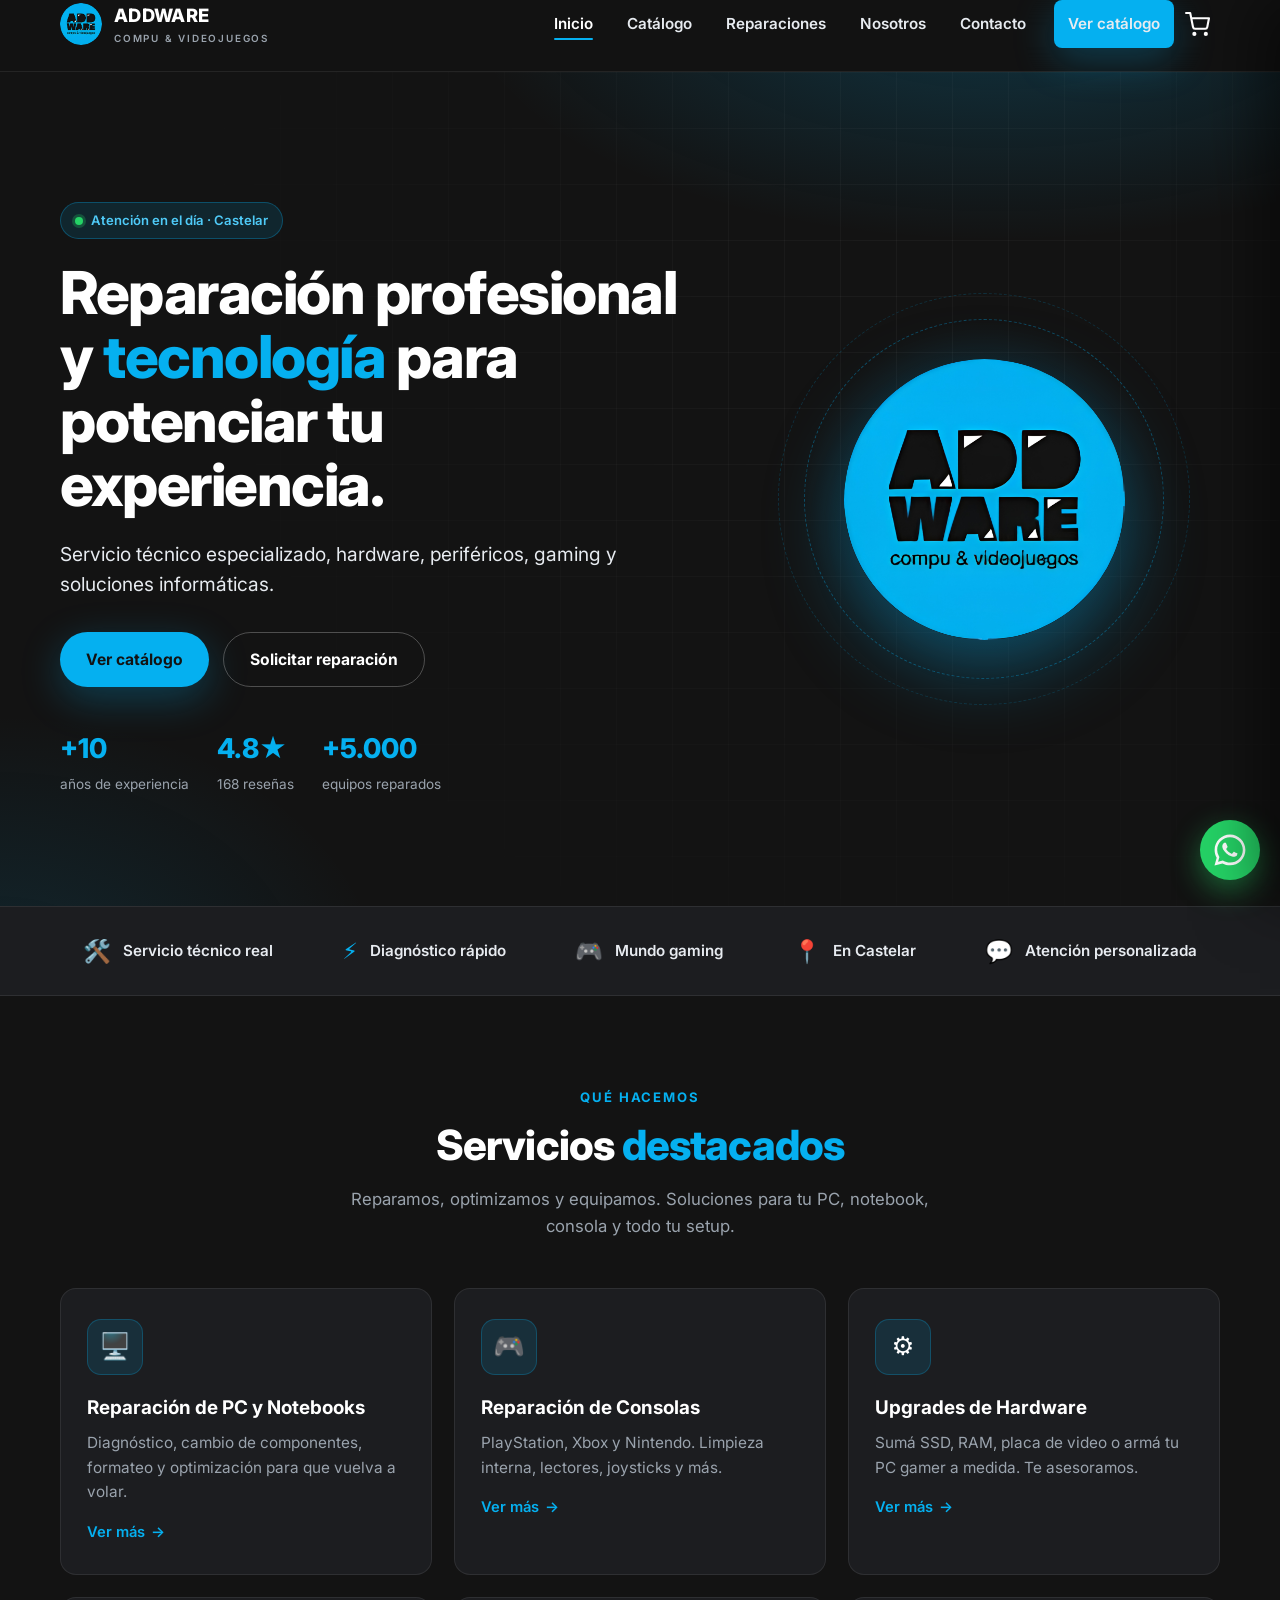
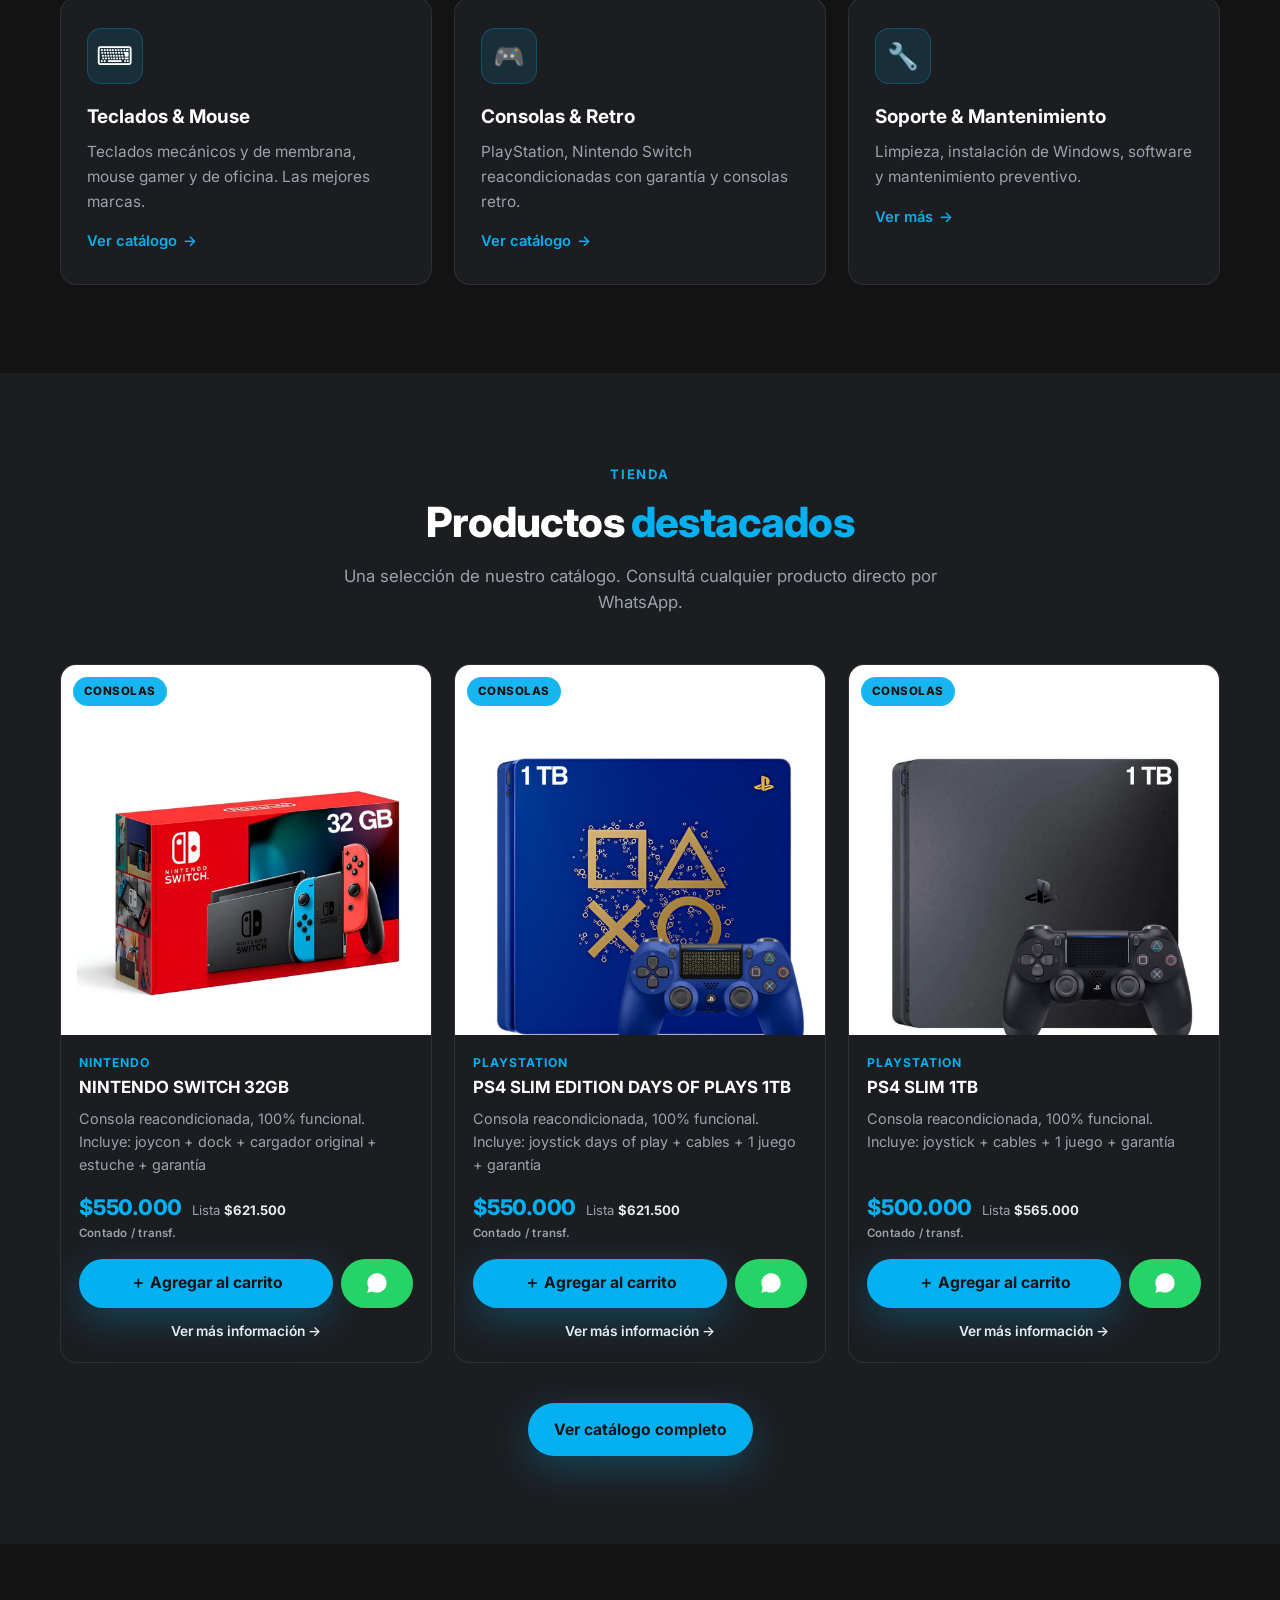
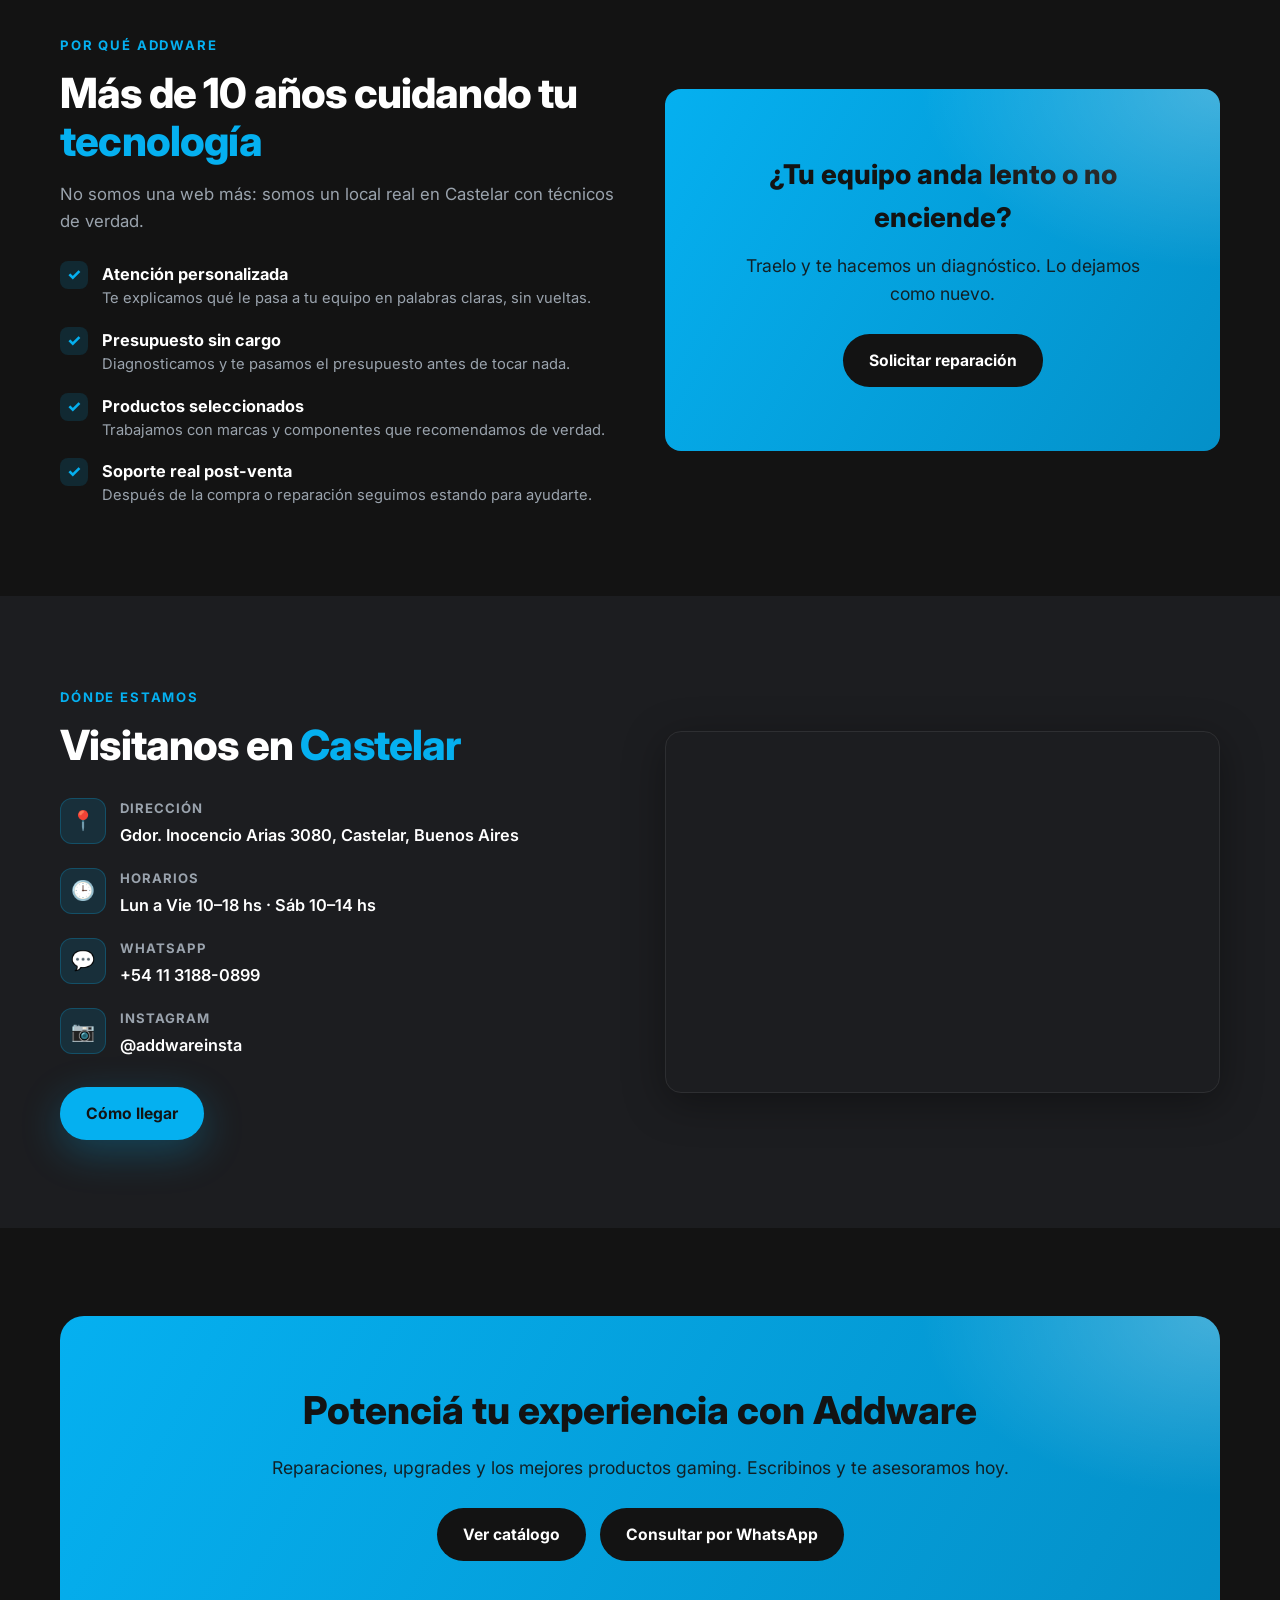
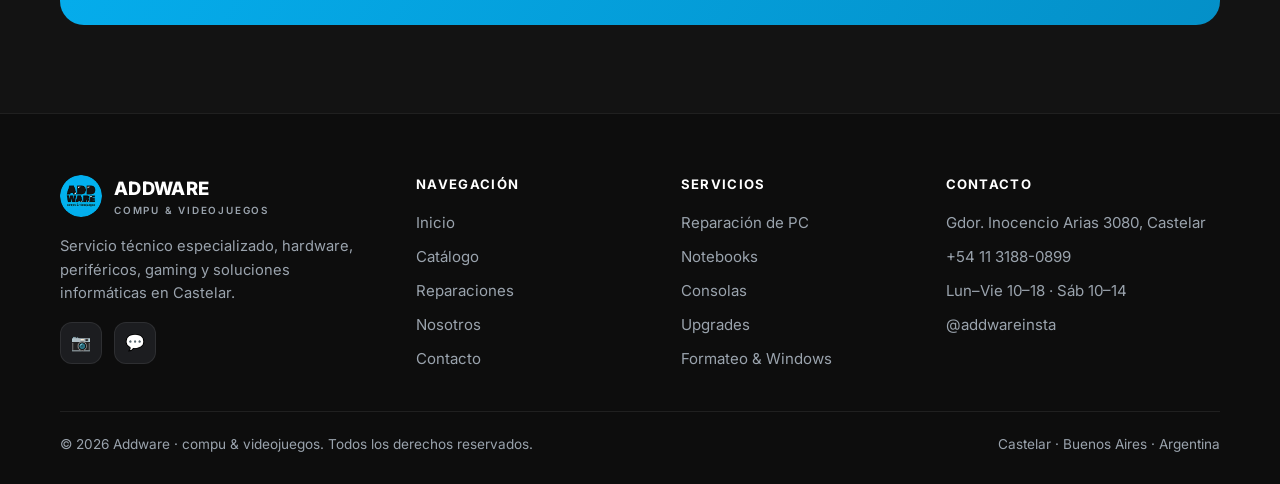
<file: index.html>
<!DOCTYPE html>
<html lang="es-AR">
<head>
  <meta charset="UTF-8">
  <meta name="viewport" content="width=device-width, initial-scale=1, viewport-fit=cover">
  <title>Addware Castelar | Reparación de PC, Notebooks, Consolas y Tecnología Gaming</title>
  <meta name="description" content="Servicio técnico especializado en Castelar: reparación de PC, notebooks y consolas. Hardware, periféricos gaming, audio y accesorios. Más de 10 años de experiencia. Gdor. Inocencio Arias 3080.">
  <meta name="keywords" content="reparación de computadoras castelar, reparación de notebooks castelar, técnico pc castelar, servicio técnico castelar, hardware gaming castelar, periféricos gaming castelar, venta de tecnología castelar, reparación de consolas castelar, tienda informática castelar, computación castelar">
  <meta name="theme-color" content="#05b0f0">
  <link rel="canonical" href="https://addware.com.ar/">

  <!-- Open Graph -->
  <meta property="og:type" content="website">
  <meta property="og:site_name" content="Addware">
  <meta property="og:title" content="Addware Castelar | Reparación profesional y tecnología gaming">
  <meta property="og:description" content="Servicio técnico especializado, hardware, periféricos, gaming y soluciones informáticas en Castelar.">
  <meta property="og:image" content="https://addware.com.ar/images/logo-addware.png">
  <meta property="og:locale" content="es_AR">
  <meta name="twitter:card" content="summary_large_image">

  <link rel="icon" href="images/logo-addware.png">
  <link rel="apple-touch-icon" href="images/logo-addware.png">
  <link rel="preconnect" href="https://fonts.googleapis.com">
  <link rel="preconnect" href="https://fonts.gstatic.com" crossorigin>
  <link href="https://fonts.googleapis.com/css2?family=Inter:wght@400;500;600;700;800&display=swap" rel="stylesheet">
  <link rel="stylesheet" href="css/styles.css">

  <!-- Schema: Local Business -->
  <script type="application/ld+json">
  {
    "@context": "https://schema.org",
    "@type": "ComputerStore",
    "name": "Addware",
    "image": "https://addware.com.ar/images/logo-addware.png",
    "description": "Servicio técnico especializado, hardware, periféricos, gaming y soluciones informáticas en Castelar.",
    "@id": "https://addware.com.ar/",
    "url": "https://addware.com.ar/",
    "telephone": "+541131880899",
    "priceRange": "$$",
    "address": {
      "@type": "PostalAddress",
      "streetAddress": "Gdor. Inocencio Arias 3080",
      "addressLocality": "Castelar",
      "addressRegion": "Buenos Aires",
      "postalCode": "B1712",
      "addressCountry": "AR"
    },
    "geo": { "@type": "GeoCoordinates", "latitude": -34.6526, "longitude": -58.6457 },
    "openingHoursSpecification": [
      { "@type": "OpeningHoursSpecification", "dayOfWeek": ["Monday","Tuesday","Wednesday","Thursday","Friday"], "opens": "10:00", "closes": "18:00" },
      { "@type": "OpeningHoursSpecification", "dayOfWeek": "Saturday", "opens": "10:00", "closes": "14:00" }
    ],
    "sameAs": ["https://www.instagram.com/addwareinsta/"],
    "aggregateRating": { "@type": "AggregateRating", "ratingValue": "4.8", "reviewCount": "168" }
  }
  </script>
</head>
<body>

  <!-- ===================== HEADER ===================== -->
  <header class="header">
    <div class="container">
      <nav class="nav" aria-label="Principal">
        <a class="brand" href="index.html">
          <img src="images/logo-addware.png" alt="Logo Addware">
          <span>ADDWARE<small>compu &amp; videojuegos</small></span>
        </a>
        <ul class="nav-links">
          <li><a href="index.html" class="active">Inicio</a></li>
          <li><a href="catalogo.html">Catálogo</a></li>
          <li><a href="reparaciones.html">Reparaciones</a></li>
          <li><a href="nosotros.html">Nosotros</a></li>
          <li><a href="contacto.html">Contacto</a></li>
          <li class="nav-cta"><a class="btn btn--primary" href="catalogo.html">Ver catálogo</a></li>
        </ul>
        <button class="burger" aria-label="Abrir menú" aria-expanded="false"><span></span><span></span><span></span></button>
      </nav>
    </div>
  </header>

  <!-- ===================== HERO ===================== -->
  <section class="hero">
    <div class="container">
      <div class="hero-grid">
        <div class="hero-copy">
          <span class="hero-badge"><span class="dot"></span> Atención en el día · Castelar</span>
          <h1>Reparación profesional y <span>tecnología</span> para potenciar tu experiencia.</h1>
          <p class="hero-sub">Servicio técnico especializado, hardware, periféricos, gaming y soluciones informáticas.</p>
          <div class="hero-cta">
            <a class="btn btn--primary" href="catalogo.html">Ver catálogo</a>
            <a class="btn btn--ghost" href="reparaciones.html">Solicitar reparación</a>
          </div>
          <div class="hero-stats">
            <div class="stat"><strong>+10</strong><span>años de experiencia</span></div>
            <div class="stat"><strong>4.8★</strong><span>168 reseñas</span></div>
            <div class="stat"><strong>+5.000</strong><span>equipos reparados</span></div>
          </div>
        </div>
        <div class="hero-visual">
          <div class="hero-logo-wrap">
            <span class="hero-ring"></span>
            <span class="hero-ring r2"></span>
            <img src="images/logo-addware.png" alt="Addware compu y videojuegos">
          </div>
        </div>
      </div>
    </div>
  </section>

  <!-- ===================== TRUST ===================== -->
  <div class="trust">
    <div class="container">
      <div class="trust-row">
        <div class="trust-item"><span class="ico">🛠️</span> Servicio técnico real</div>
        <div class="trust-item"><span class="ico">⚡</span> Diagnóstico rápido</div>
        <div class="trust-item"><span class="ico">🎮</span> Mundo gaming</div>
        <div class="trust-item"><span class="ico">📍</span> En Castelar</div>
        <div class="trust-item"><span class="ico">💬</span> Atención personalizada</div>
      </div>
    </div>
  </div>

  <!-- ===================== SERVICIOS ===================== -->
  <section class="section">
    <div class="container">
      <div class="text-center reveal">
        <span class="eyebrow">Qué hacemos</span>
        <h2 class="section-title">Servicios <span>destacados</span></h2>
        <p class="section-sub">Reparamos, optimizamos y equipamos. Soluciones para tu PC, notebook, consola y todo tu setup.</p>
      </div>
      <div class="grid grid--3" style="margin-top:48px">
        <article class="card reveal d1">
          <div class="ico-box">🖥️</div>
          <h3>Reparación de PC y Notebooks</h3>
          <p>Diagnóstico, cambio de componentes, formateo y optimización para que vuelva a volar.</p>
          <a class="link" href="reparaciones.html">Ver más <span>→</span></a>
        </article>
        <article class="card reveal d2">
          <div class="ico-box">🎮</div>
          <h3>Reparación de Consolas</h3>
          <p>PlayStation, Xbox y Nintendo. Limpieza interna, lectores, joysticks y más.</p>
          <a class="link" href="reparaciones.html">Ver más <span>→</span></a>
        </article>
        <article class="card reveal d3">
          <div class="ico-box">⚙️</div>
          <h3>Upgrades de Hardware</h3>
          <p>Sumá SSD, RAM, placa de video o armá tu PC gamer a medida. Te asesoramos.</p>
          <a class="link" href="reparaciones.html">Ver más <span>→</span></a>
        </article>
        <article class="card reveal d1">
          <div class="ico-box">⌨️</div>
          <h3>Teclados &amp; Mouse</h3>
          <p>Teclados mecánicos y de membrana, mouse gamer y de oficina. Las mejores marcas.</p>
          <a class="link" href="catalogo.html?cat=teclados">Ver catálogo <span>→</span></a>
        </article>
        <article class="card reveal d2">
          <div class="ico-box">🎮</div>
          <h3>Consolas &amp; Retro</h3>
          <p>PlayStation, Nintendo Switch reacondicionadas con garantía y consolas retro.</p>
          <a class="link" href="catalogo.html?cat=consolas">Ver catálogo <span>→</span></a>
        </article>
        <article class="card reveal d3">
          <div class="ico-box">🔧</div>
          <h3>Soporte &amp; Mantenimiento</h3>
          <p>Limpieza, instalación de Windows, software y mantenimiento preventivo.</p>
          <a class="link" href="reparaciones.html">Ver más <span>→</span></a>
        </article>
      </div>
    </div>
  </section>

  <!-- ===================== PRODUCTOS DESTACADOS ===================== -->
  <section class="section section--alt">
    <div class="container">
      <div class="text-center reveal">
        <span class="eyebrow">Tienda</span>
        <h2 class="section-title">Productos <span>destacados</span></h2>
        <p class="section-sub">Una selección de nuestro catálogo. Consultá cualquier producto directo por WhatsApp.</p>
      </div>
      <div class="grid grid--3 catalog-grid" id="featuredGrid" style="margin-top:48px"></div>
      <div class="text-center" style="margin-top:40px">
        <a class="btn btn--primary" href="catalogo.html">Ver catálogo completo</a>
      </div>
    </div>
  </section>

  <!-- ===================== BENEFICIOS ===================== -->
  <section class="section">
    <div class="container">
      <div class="split">
        <div class="reveal">
          <span class="eyebrow">Por qué Addware</span>
          <h2 class="section-title">Más de 10 años cuidando tu <span>tecnología</span></h2>
          <p class="section-sub" style="margin-left:0">No somos una web más: somos un local real en Castelar con técnicos de verdad.</p>
          <div class="benefit-list">
            <div class="benefit"><span class="chk">✓</span><div><h4>Atención personalizada</h4><p>Te explicamos qué le pasa a tu equipo en palabras claras, sin vueltas.</p></div></div>
            <div class="benefit"><span class="chk">✓</span><div><h4>Presupuesto sin cargo</h4><p>Diagnosticamos y te pasamos el presupuesto antes de tocar nada.</p></div></div>
            <div class="benefit"><span class="chk">✓</span><div><h4>Productos seleccionados</h4><p>Trabajamos con marcas y componentes que recomendamos de verdad.</p></div></div>
            <div class="benefit"><span class="chk">✓</span><div><h4>Soporte real post-venta</h4><p>Después de la compra o reparación seguimos estando para ayudarte.</p></div></div>
          </div>
        </div>
        <div class="reveal d2">
          <div class="cta-band" style="border-radius:var(--radio)">
            <h2 style="font-size:1.7rem">¿Tu equipo anda lento o no enciende?</h2>
            <p>Traelo y te hacemos un diagnóstico. Lo dejamos como nuevo.</p>
            <a class="btn btn--dark" data-wa="Hola Addware! Quisiera solicitar una reparación / diagnóstico.">Solicitar reparación</a>
          </div>
        </div>
      </div>
    </div>
  </section>

  <!-- ===================== UBICACIÓN ===================== -->
  <section class="section section--alt">
    <div class="container">
      <div class="split">
        <div class="reveal">
          <span class="eyebrow">Dónde estamos</span>
          <h2 class="section-title">Visitanos en <span>Castelar</span></h2>
          <div class="info-list" style="margin-top:28px">
            <div class="info-item"><span class="ico">📍</span><div><h4>Dirección</h4><p>Gdor. Inocencio Arias 3080, Castelar, Buenos Aires</p></div></div>
            <div class="info-item"><span class="ico">🕒</span><div><h4>Horarios</h4><p>Lun a Vie 10–18 hs · Sáb 10–14 hs</p></div></div>
            <div class="info-item"><span class="ico">💬</span><div><h4>WhatsApp</h4><a data-wa="Hola Addware! Quisiera hacer una consulta.">+54 11 3188-0899</a></div></div>
            <div class="info-item"><span class="ico">📷</span><div><h4>Instagram</h4><a href="https://www.instagram.com/addwareinsta/" target="_blank" rel="noopener">@addwareinsta</a></div></div>
          </div>
          <a class="btn btn--primary" style="margin-top:28px" href="contacto.html">Cómo llegar</a>
        </div>
        <div class="reveal d2">
          <div class="map-frame">
            <iframe title="Mapa Addware Castelar" loading="lazy" referrerpolicy="no-referrer-when-downgrade"
              src="https://www.google.com/maps?q=Gdor.+Inocencio+Arias+3080,+Castelar,+Buenos+Aires&output=embed"></iframe>
          </div>
        </div>
      </div>
    </div>
  </section>

  <!-- ===================== CTA FINAL ===================== -->
  <section class="section">
    <div class="container reveal">
      <div class="cta-band">
        <h2>Potenciá tu experiencia con Addware</h2>
        <p>Reparaciones, upgrades y los mejores productos gaming. Escribinos y te asesoramos hoy.</p>
        <div style="display:flex;gap:14px;justify-content:center;flex-wrap:wrap">
          <a class="btn btn--dark" href="catalogo.html">Ver catálogo</a>
          <a class="btn btn--dark" data-wa="Hola Addware! Te escribo desde la web, quisiera más información.">Consultar por WhatsApp</a>
        </div>
      </div>
    </div>
  </section>

  <!-- ===================== FOOTER ===================== -->
  <footer class="footer">
    <div class="container">
      <div class="footer-grid">
        <div>
          <a class="brand" href="index.html">
            <img src="images/logo-addware.png" alt="Logo Addware">
            <span>ADDWARE<small>compu &amp; videojuegos</small></span>
          </a>
          <p style="margin-top:8px">Servicio técnico especializado, hardware, periféricos, gaming y soluciones informáticas en Castelar.</p>
          <div class="footer-social">
            <a href="https://www.instagram.com/addwareinsta/" target="_blank" rel="noopener" aria-label="Instagram">📷</a>
            <a data-wa="Hola Addware!" aria-label="WhatsApp">💬</a>
          </div>
        </div>
        <div>
          <h5>Navegación</h5>
          <div class="footer-links">
            <a href="index.html">Inicio</a>
            <a href="catalogo.html">Catálogo</a>
            <a href="reparaciones.html">Reparaciones</a>
            <a href="nosotros.html">Nosotros</a>
            <a href="contacto.html">Contacto</a>
          </div>
        </div>
        <div>
          <h5>Servicios</h5>
          <div class="footer-links">
            <a href="reparaciones.html">Reparación de PC</a>
            <a href="reparaciones.html">Notebooks</a>
            <a href="reparaciones.html">Consolas</a>
            <a href="reparaciones.html">Upgrades</a>
            <a href="reparaciones.html">Formateo &amp; Windows</a>
          </div>
        </div>
        <div>
          <h5>Contacto</h5>
          <div class="footer-links">
            <a href="contacto.html">Gdor. Inocencio Arias 3080, Castelar</a>
            <a data-wa="Hola Addware!">+54 11 3188-0899</a>
            <span style="color:var(--gris);font-size:.94rem">Lun–Vie 10–18 · Sáb 10–14</span>
            <a href="https://www.instagram.com/addwareinsta/" target="_blank" rel="noopener">@addwareinsta</a>
          </div>
        </div>
      </div>
      <div class="footer-bottom">
        <span>© <span data-year></span> Addware · compu &amp; videojuegos. Todos los derechos reservados.</span>
        <span>Castelar · Buenos Aires · Argentina</span>
      </div>
    </div>
  </footer>

  <script src="js/config.js"></script>
  <script src="js/productos.js"></script>
  <script src="js/cart.js"></script>
  <script src="js/main.js"></script>
  <script>
    /* Productos destacados en el home (primeros 3 del catálogo) */
    (function () {
      const grid = document.getElementById("featuredGrid");
      if (!grid || !window.PRODUCTOS) return;
      const catMap = Object.fromEntries((window.CATEGORIAS || []).map(c => [c.id, c]));
      const destacados = window.PRODUCTOS.slice(0, 3);
      if (!destacados.length) { grid.parentElement.style.display = "none"; return; }
      grid.innerHTML = destacados.map(p => {
        const ico = catMap[p.categoria] ? catMap[p.categoria].icono : "📦";
        const cat = catMap[p.categoria] ? catMap[p.categoria].nombre : p.categoria;
        const media = p.imagen
          ? `<img src="${p.imagen}" alt="${p.nombre}" loading="lazy">`
          : `<div class="placeholder"><div class="ph-ico">${ico}</div><small>FOTO PRÓXIMAMENTE</small></div>`;
        const lista = p.precioLista && p.precioLista !== p.precio ? `<span class="list">Lista <b>$${p.precioLista}</b></span>` : "";
        const precio = p.precio ? `<div class="prod-price"><span class="now">$${p.precio}<small>Contado / transf.</small></span>${lista}</div>` : "";
        const url = window.urlProducto(p);
        const id = window.productoId(p);
        return `<article class="prod-card reveal visible">
          <a class="prod-media" href="${url}" aria-label="Ver ${p.nombre}"><span class="prod-cat">${cat}</span>${media}</a>
          <div class="prod-body">
            ${p.marca ? `<span class="prod-marca">${p.marca}</span>` : ""}
            <a class="prod-title" href="${url}"><h3>${p.nombre}</h3></a><p>${p.descripcion || ""}</p>${precio}
            <div class="prod-actions">
              <button class="btn btn--primary btn--add" style="flex:1" data-add="${id}">＋ Agregar al carrito</button>
              <a class="btn btn--wa" aria-label="Consultar por WhatsApp" target="_blank" rel="noopener" href="${window.waProducto(p.nombre)}"><svg width="20" height="20" viewBox="0 0 32 32" fill="currentColor"><path d="M16 .5C7.5.5.6 7.4.6 15.9c0 2.8.7 5.4 2.1 7.8L.5 31.5l8-2.1c2.3 1.3 4.9 1.9 7.5 1.9 8.5 0 15.4-6.9 15.4-15.4S24.5.5 16 .5z"/></svg></a>
            </div>
            <a class="prod-detail-link" href="${url}">Ver más información →</a>
          </div></article>`;
      }).join("");
    })();
  </script>
</body>
</html>
</file>
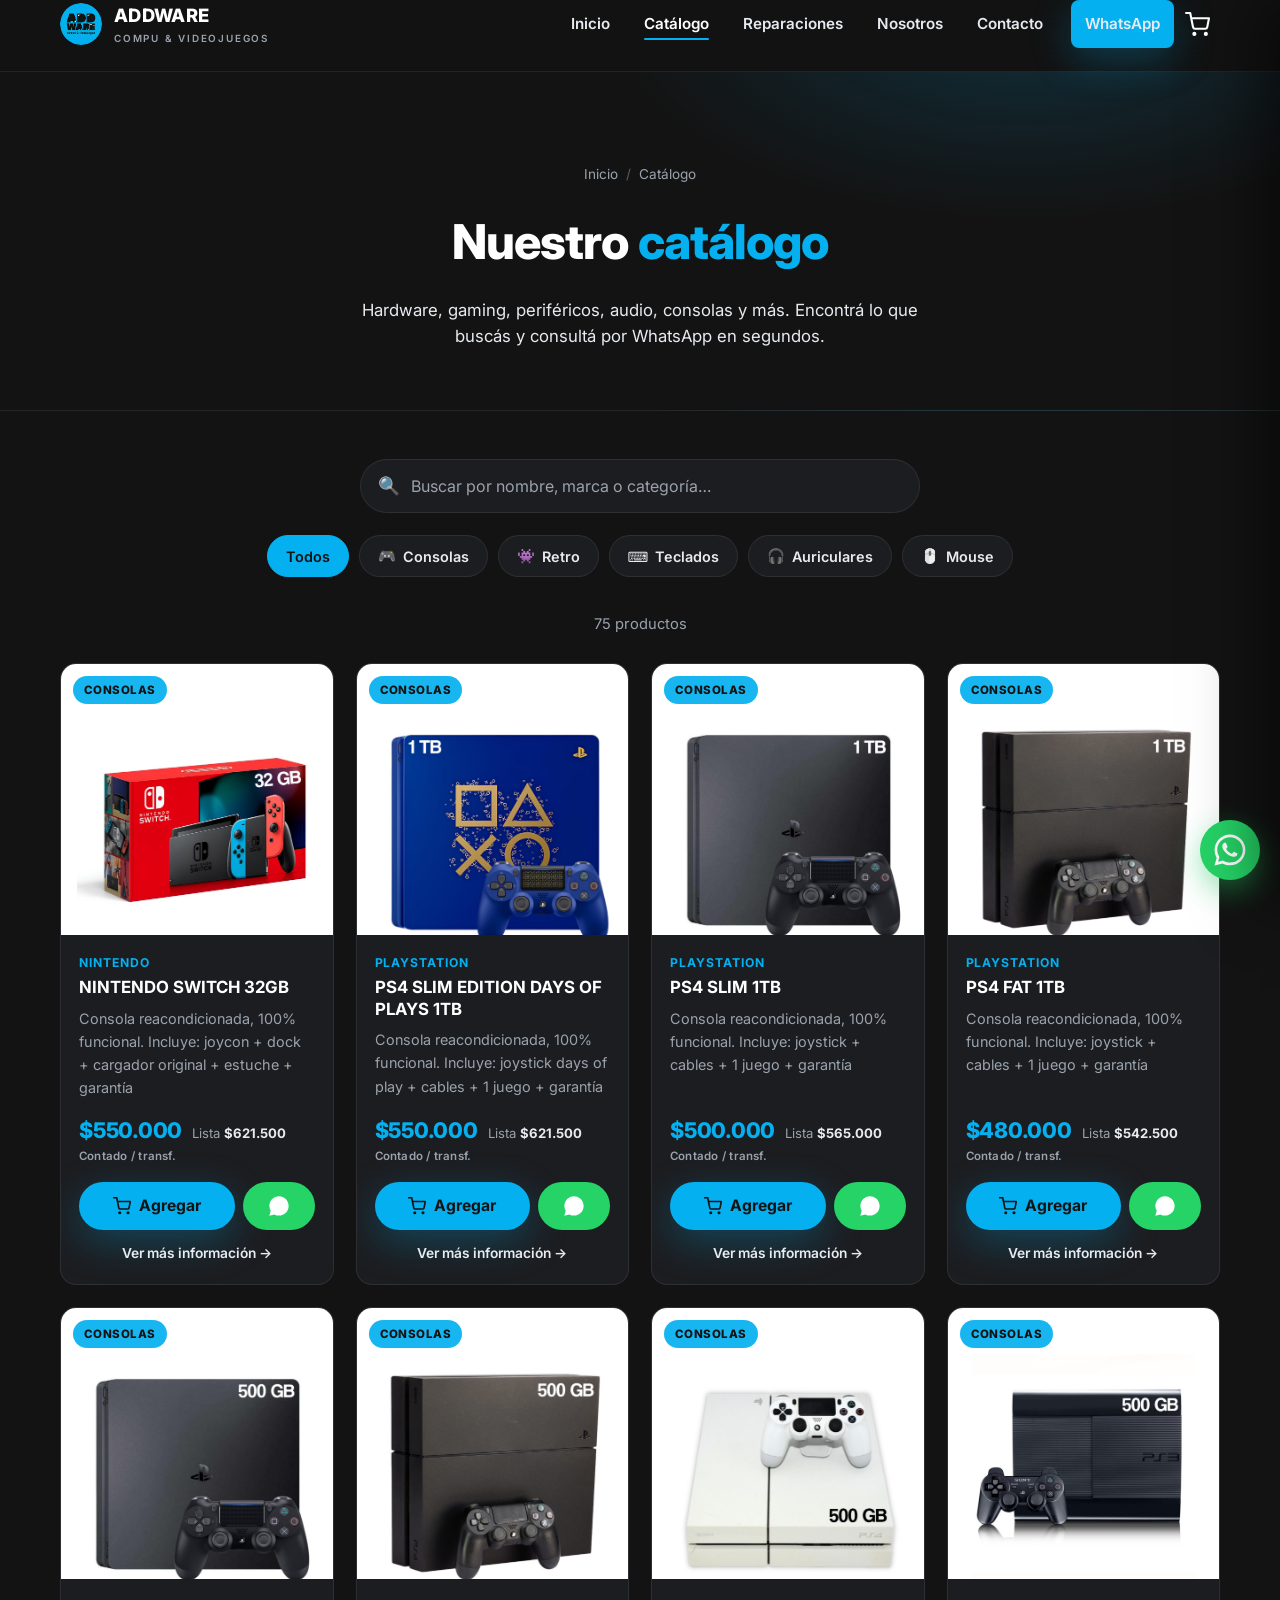
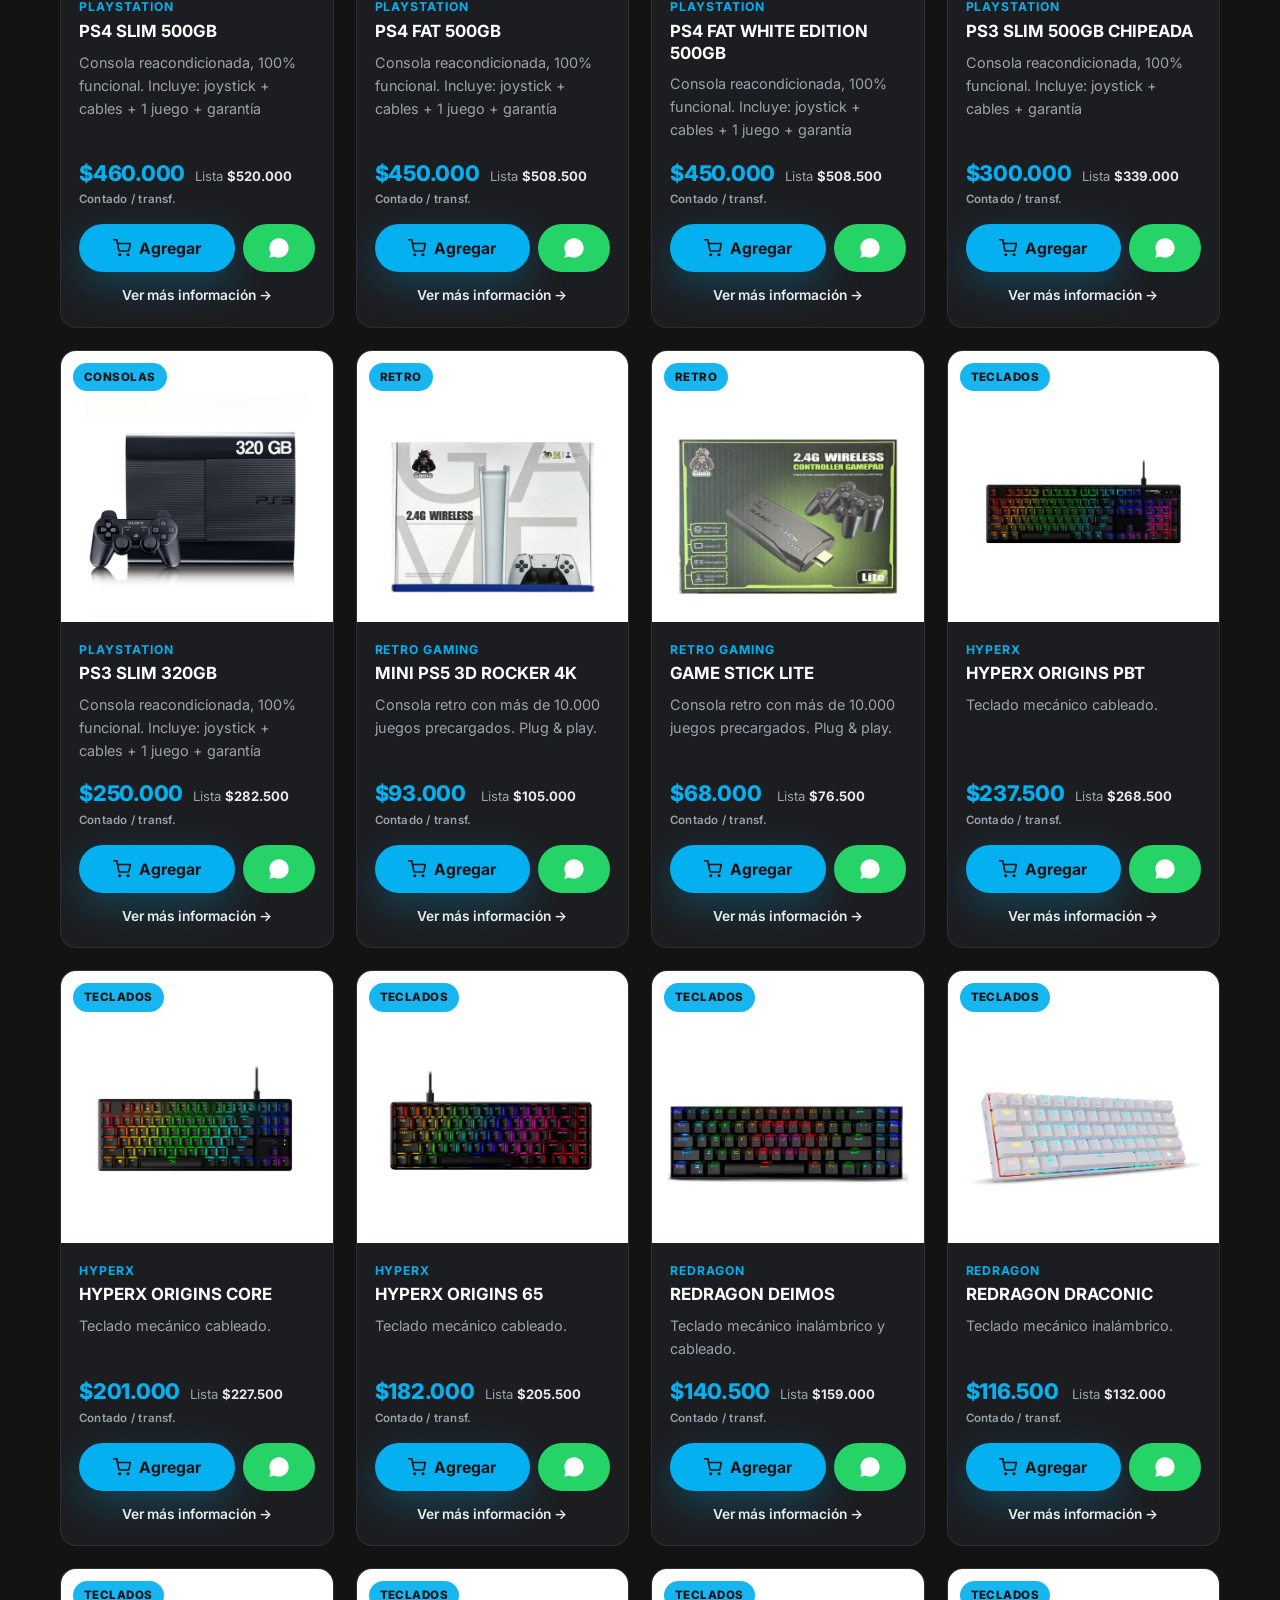
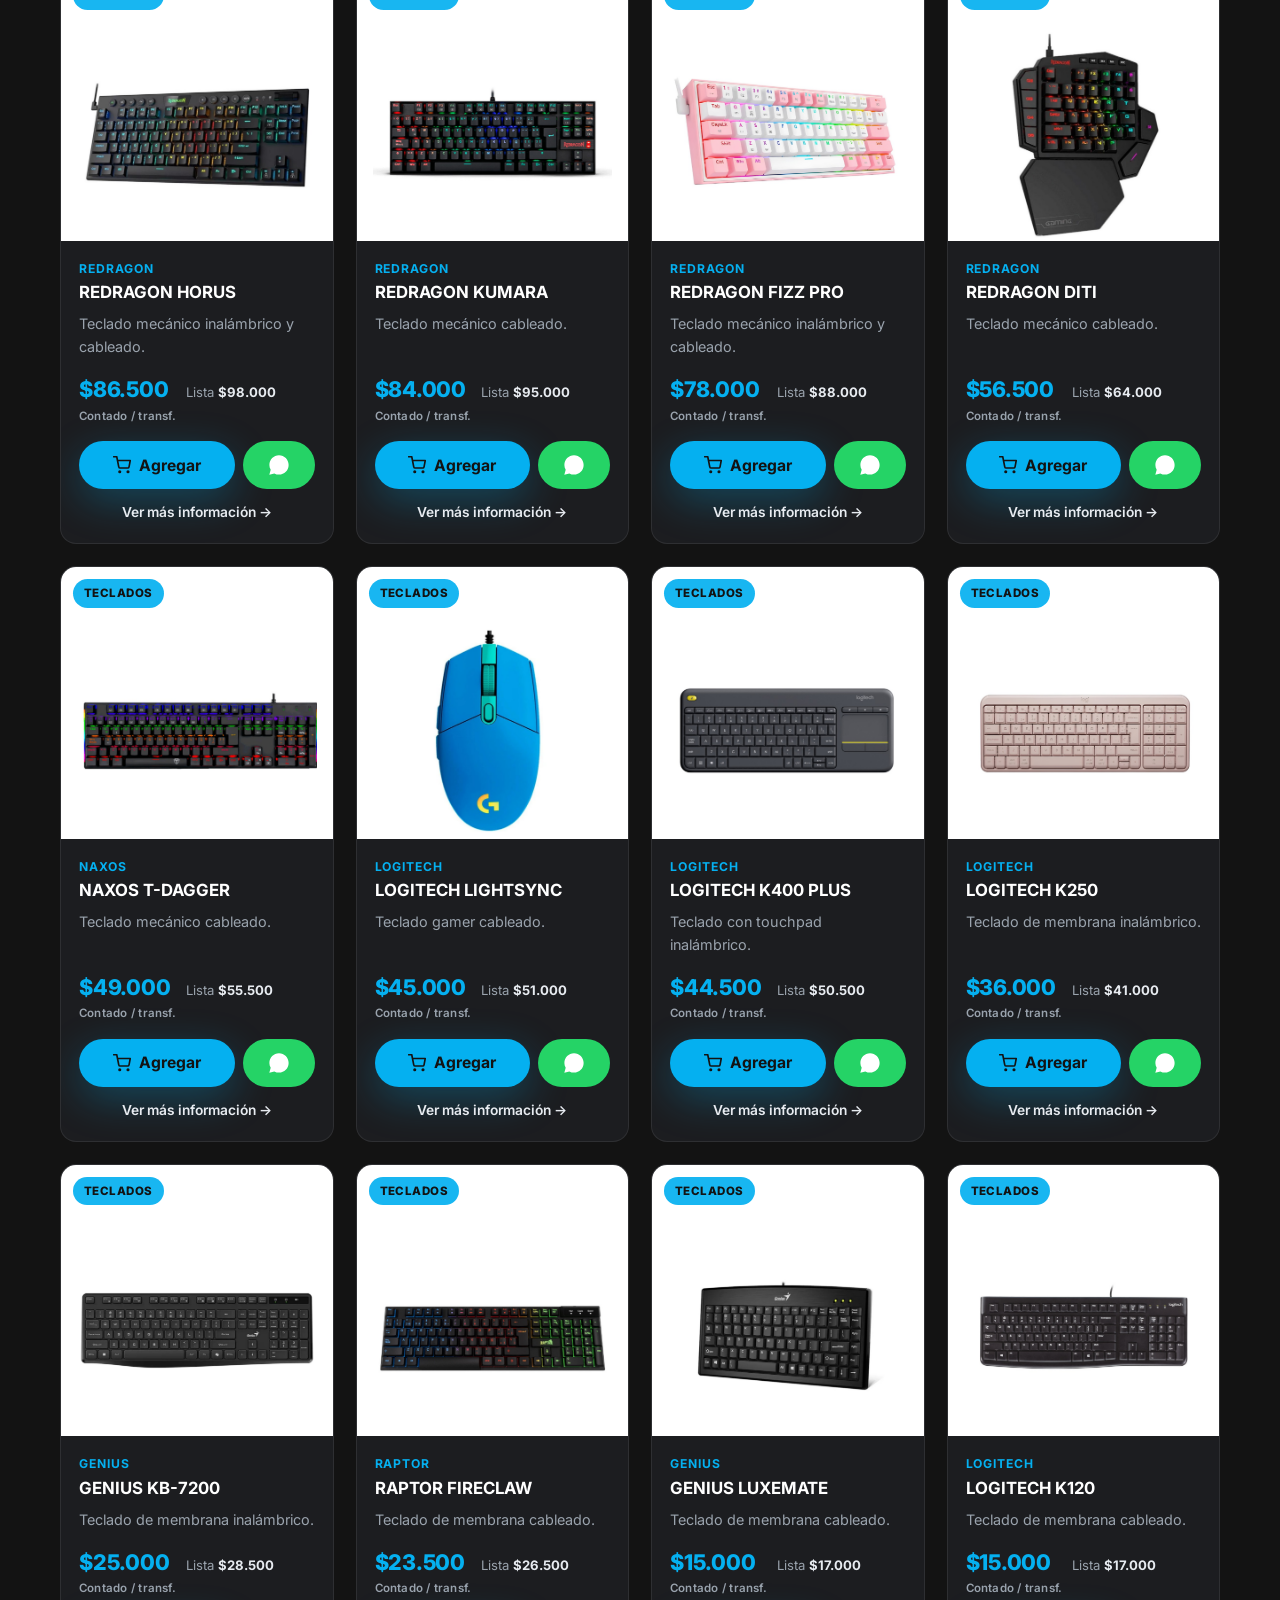
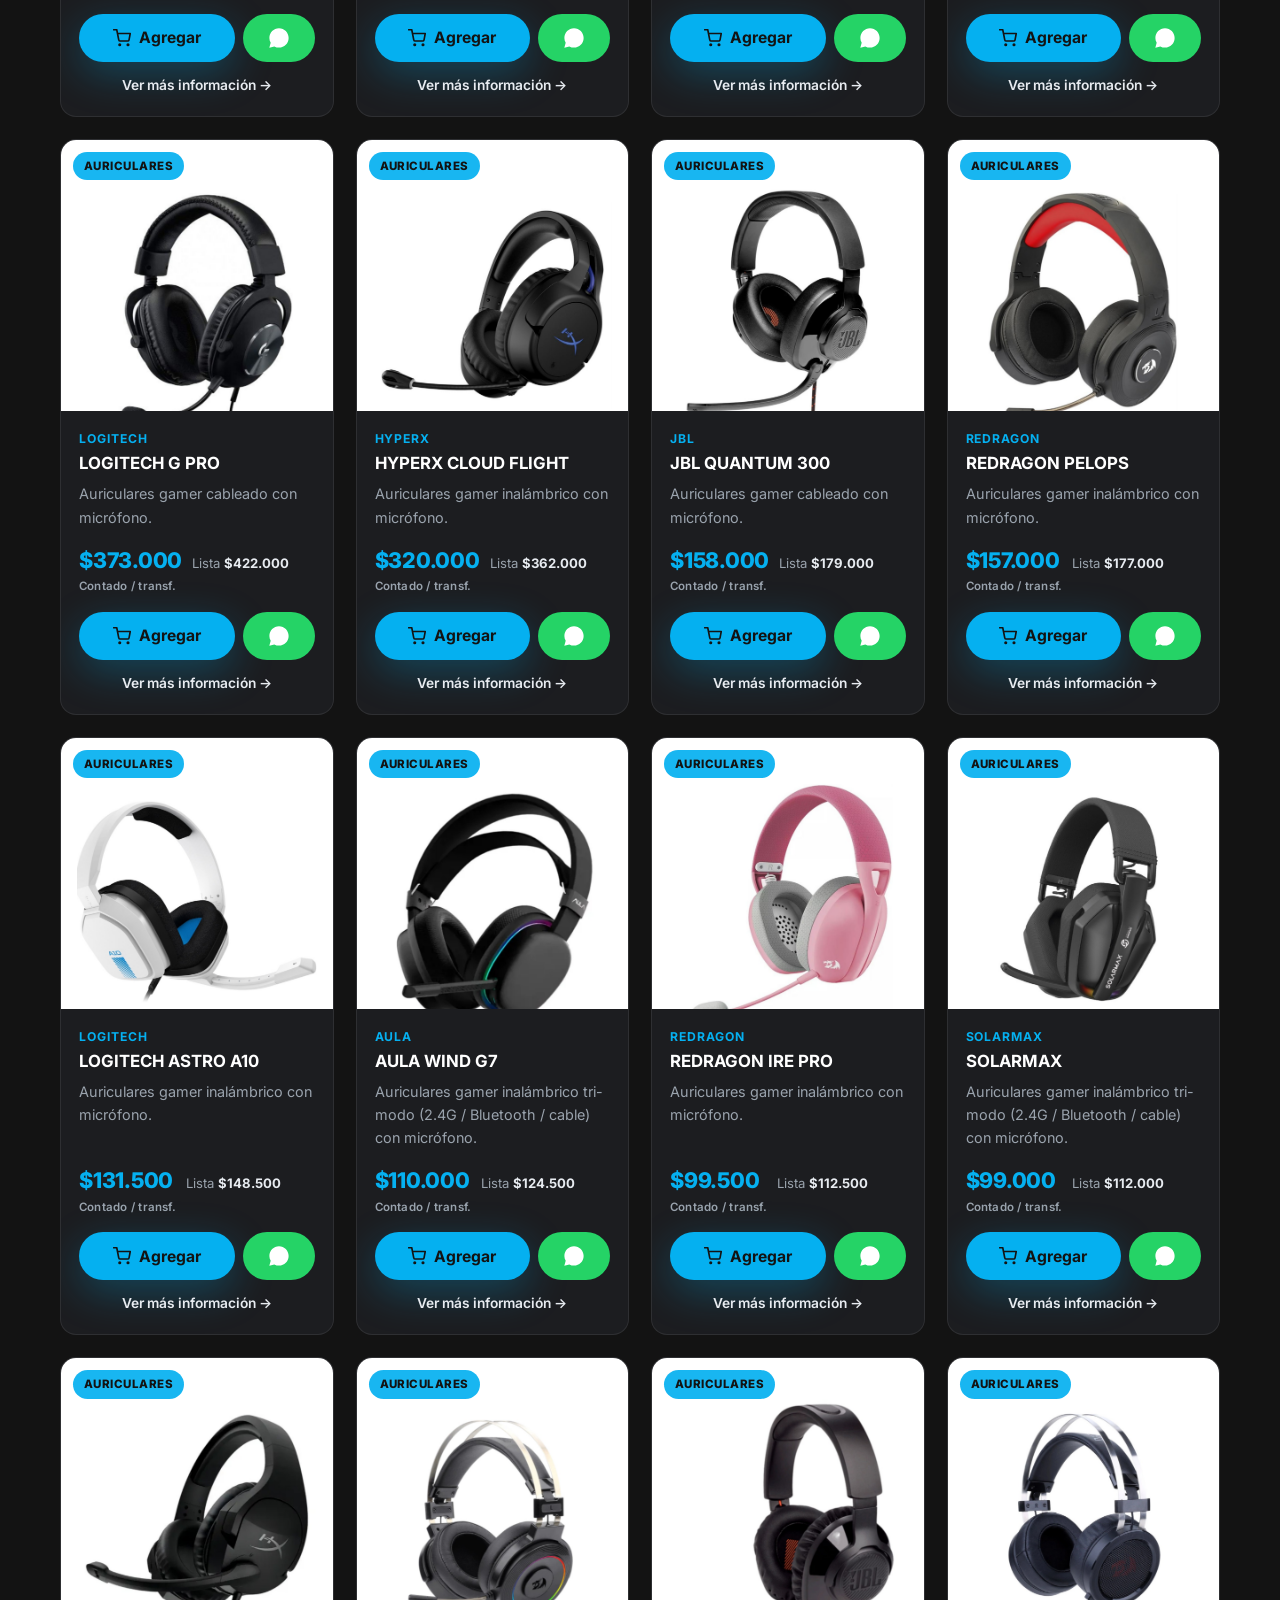
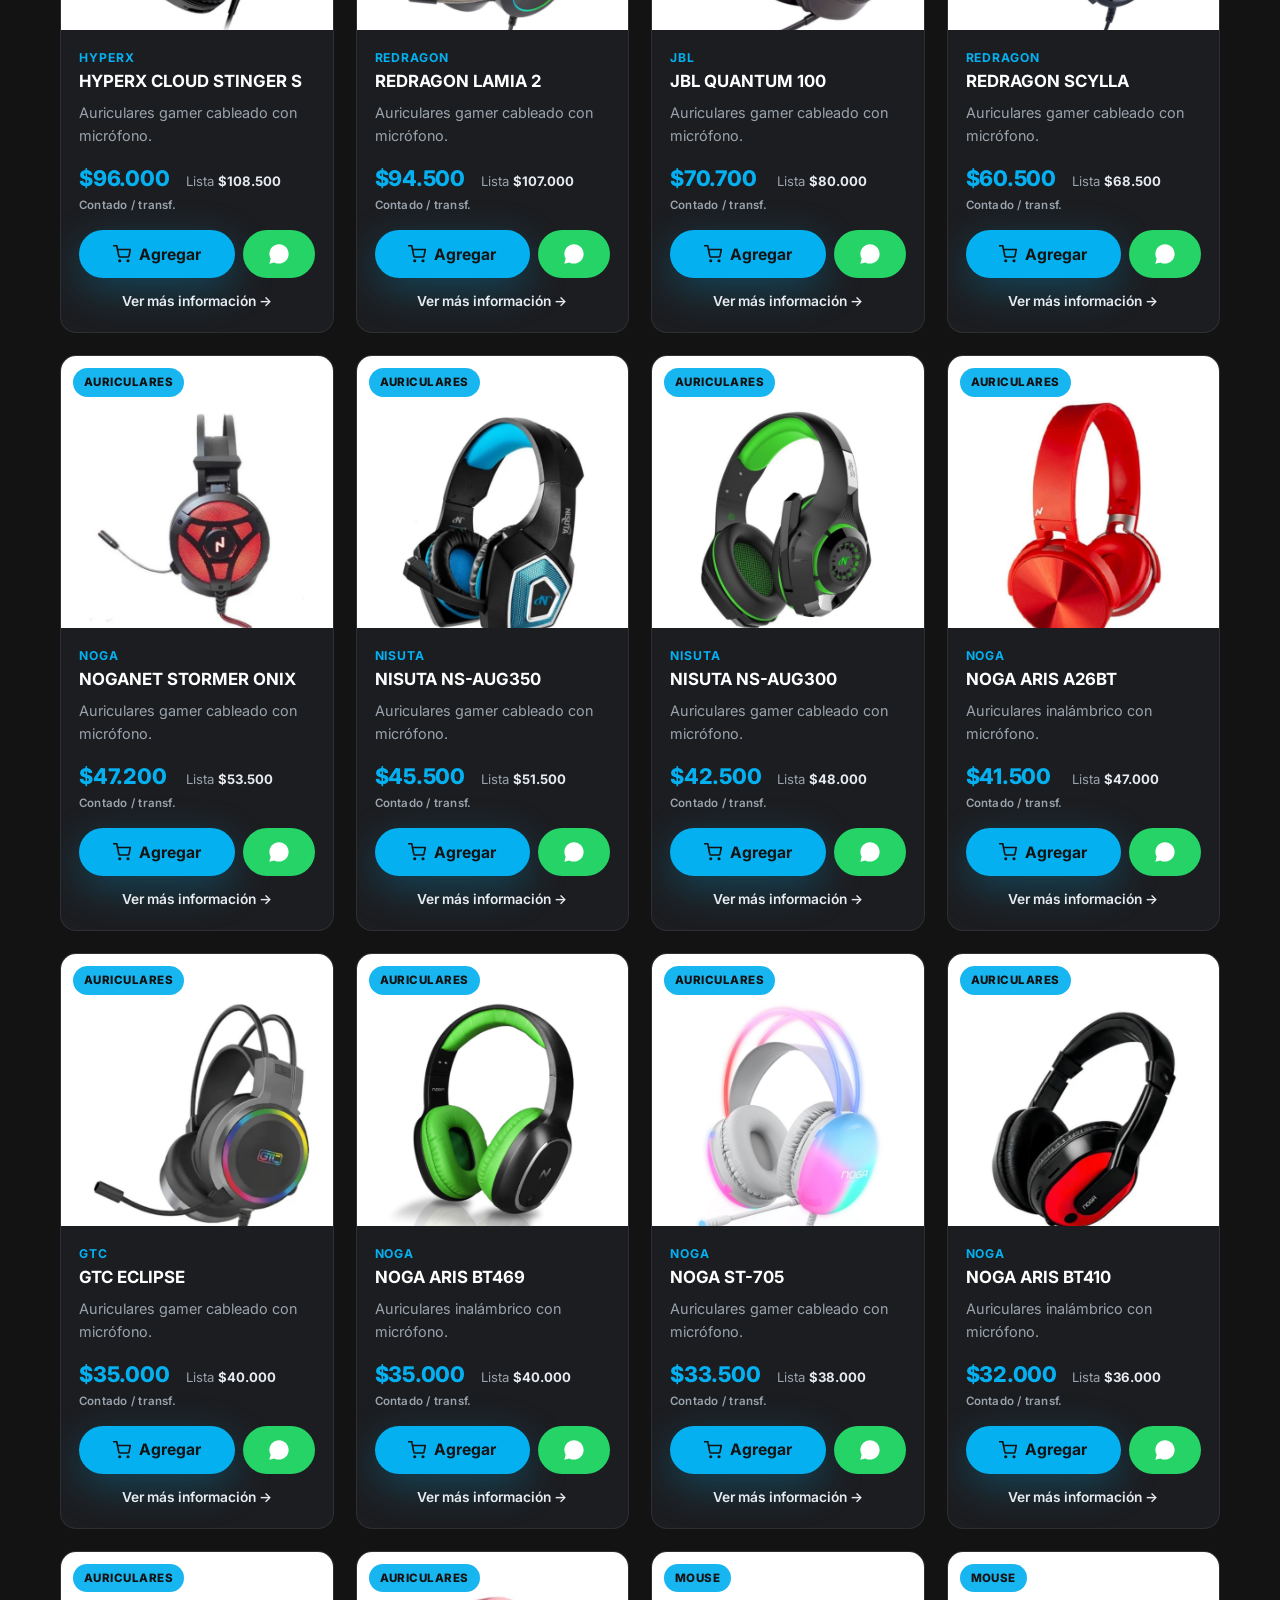
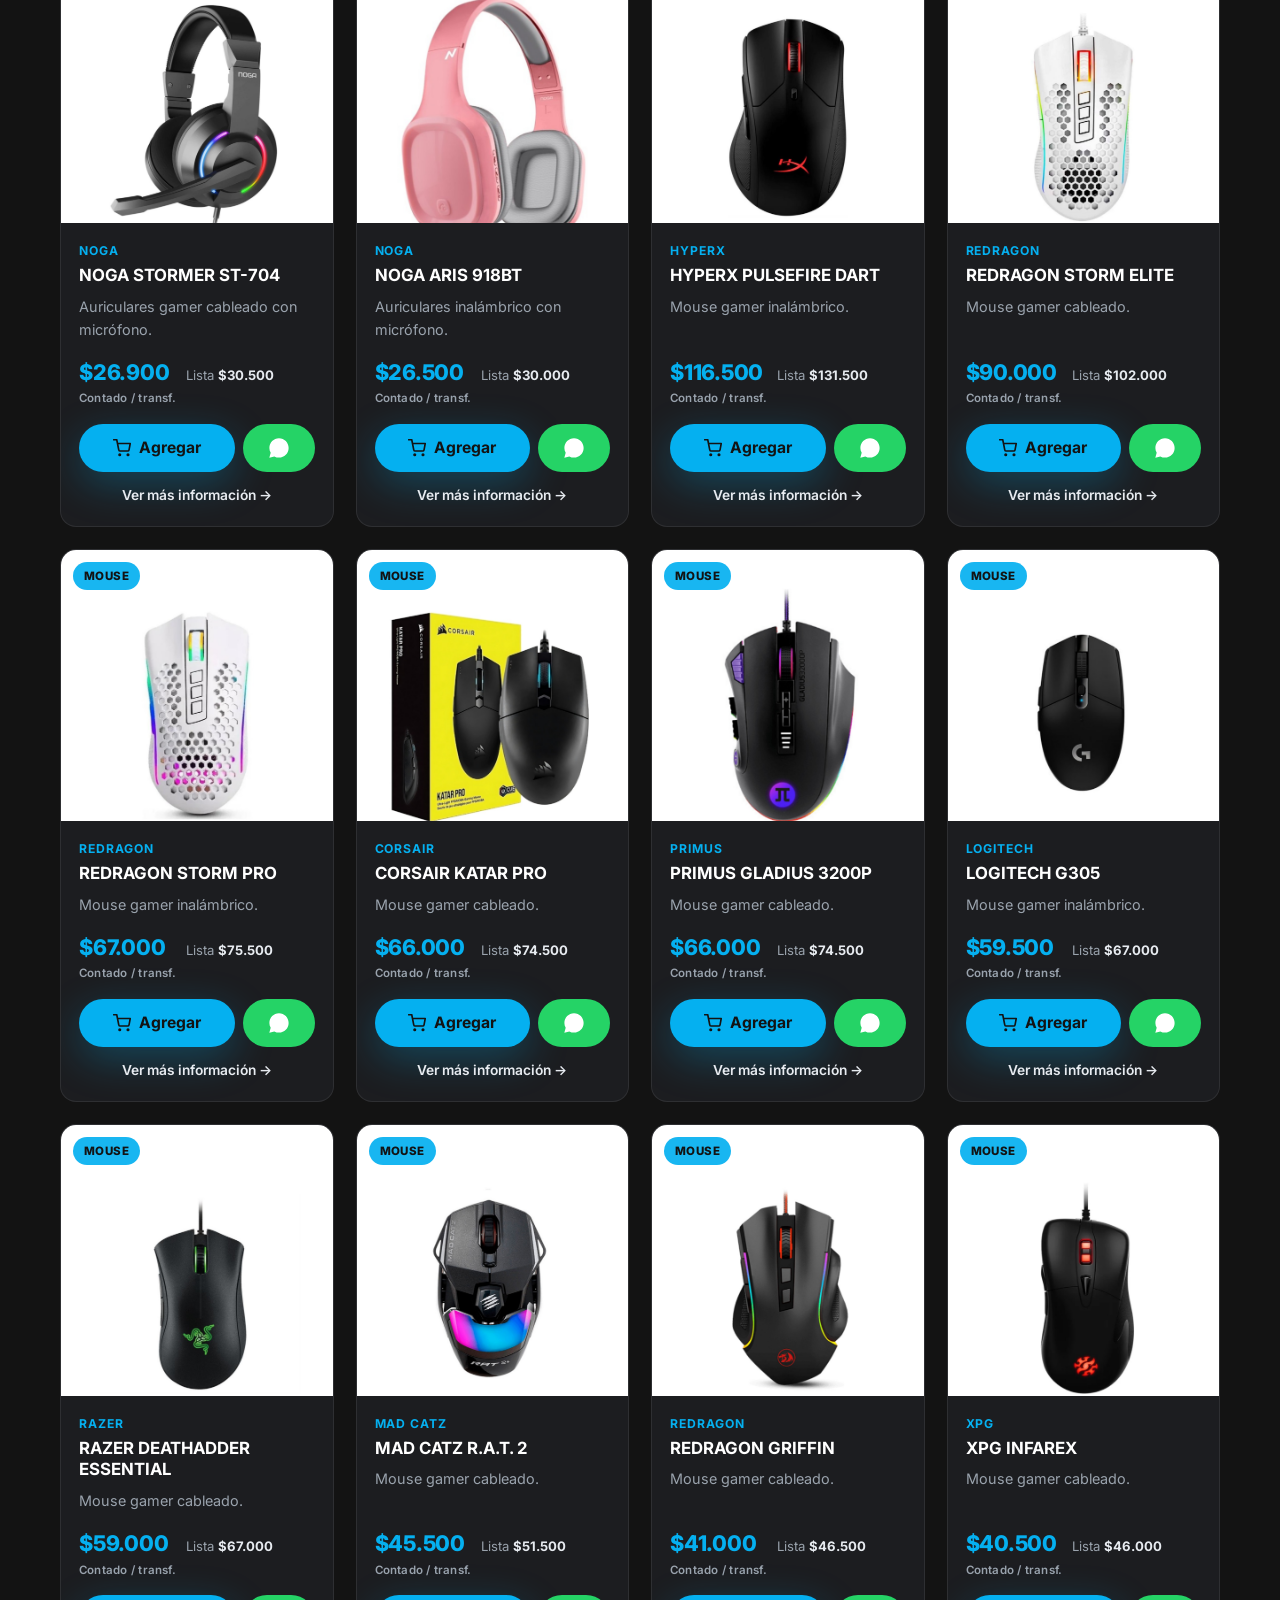
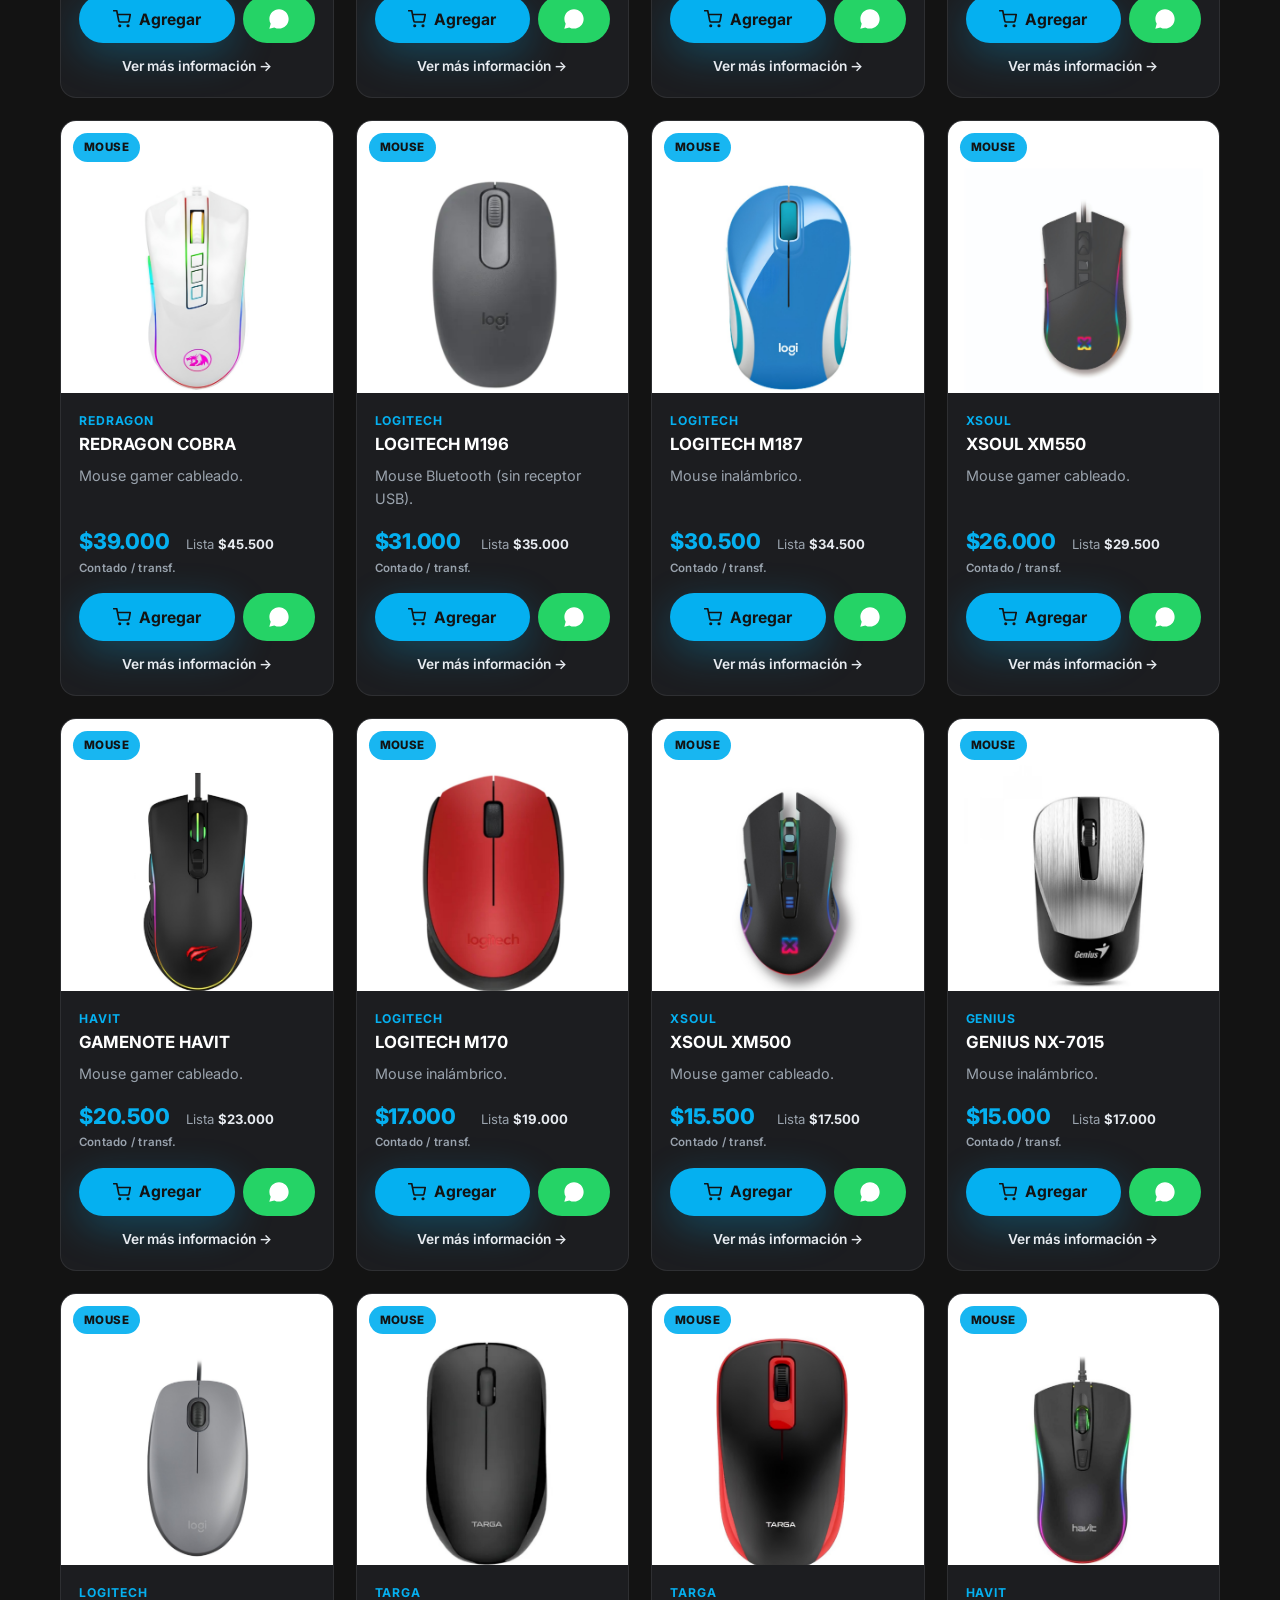
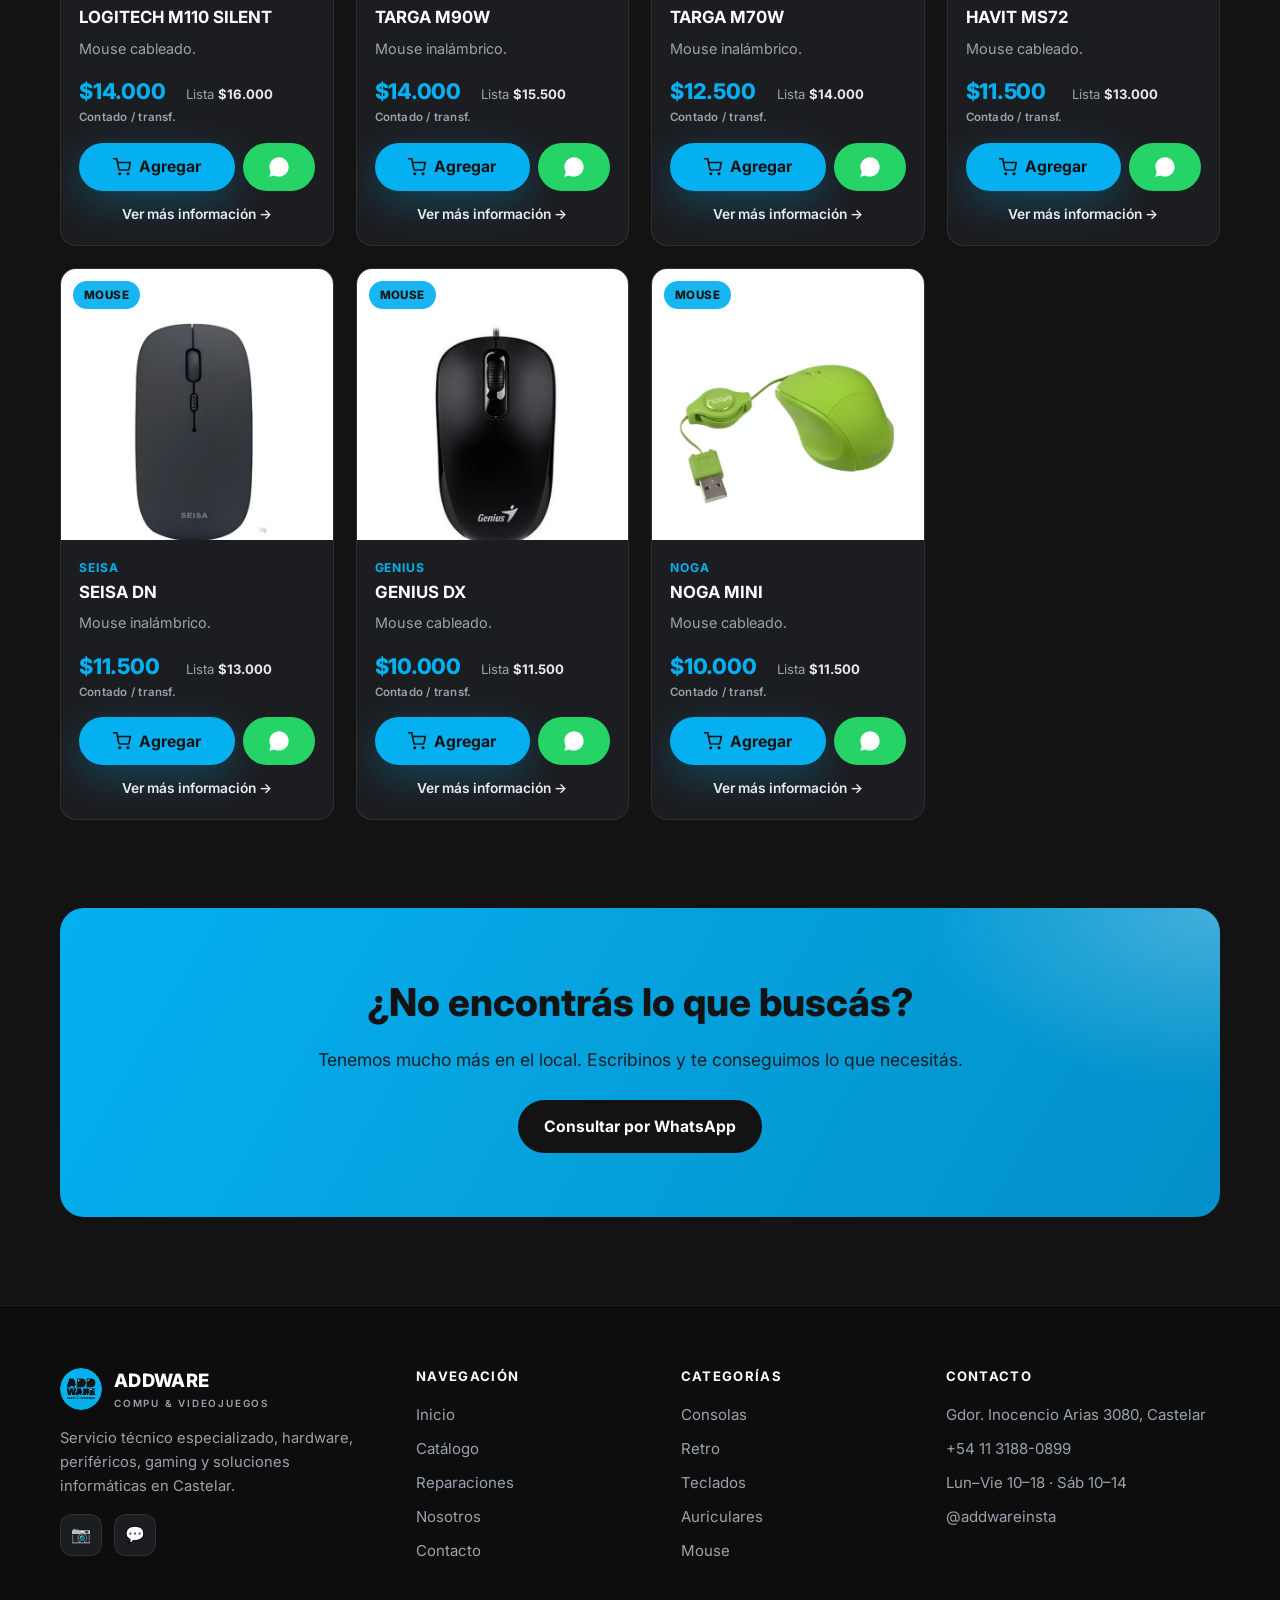
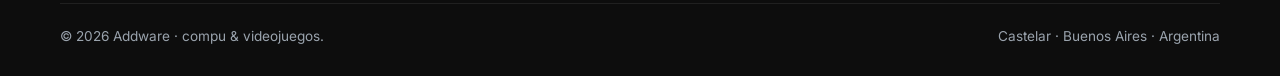
<file: catalogo.html>
<!DOCTYPE html>
<html lang="es-AR">
<head>
  <meta charset="UTF-8">
  <meta name="viewport" content="width=device-width, initial-scale=1, viewport-fit=cover">
  <title>Catálogo | Addware Castelar — Hardware, Gaming, Periféricos y Consolas</title>
  <meta name="description" content="Catálogo de tecnología en Castelar: hardware, gaming, periféricos, audio, consolas, videojuegos, notebooks y PCs. Buscá y consultá por WhatsApp al instante.">
  <meta name="keywords" content="hardware gaming castelar, periféricos gaming castelar, venta de tecnología castelar, tienda informática castelar, computación castelar, consolas castelar">
  <meta name="theme-color" content="#05b0f0">
  <link rel="canonical" href="https://addware.com.ar/catalogo.html">
  <meta property="og:type" content="website">
  <meta property="og:title" content="Catálogo Addware Castelar — Tecnología y Gaming">
  <meta property="og:description" content="Hardware, gaming, periféricos, consolas y más. Consultá por WhatsApp.">
  <meta property="og:image" content="https://addware.com.ar/images/logo-addware.png">
  <link rel="icon" href="images/logo-addware.png">
  <link rel="apple-touch-icon" href="images/logo-addware.png">
  <link rel="preconnect" href="https://fonts.googleapis.com">
  <link rel="preconnect" href="https://fonts.gstatic.com" crossorigin>
  <link href="https://fonts.googleapis.com/css2?family=Inter:wght@400;500;600;700;800&display=swap" rel="stylesheet">
  <link rel="stylesheet" href="css/styles.css">
</head>
<body>

  <header class="header">
    <div class="container">
      <nav class="nav" aria-label="Principal">
        <a class="brand" href="index.html">
          <img src="images/logo-addware.png" alt="Logo Addware">
          <span>ADDWARE<small>compu &amp; videojuegos</small></span>
        </a>
        <ul class="nav-links">
          <li><a href="index.html">Inicio</a></li>
          <li><a href="catalogo.html" class="active">Catálogo</a></li>
          <li><a href="reparaciones.html">Reparaciones</a></li>
          <li><a href="nosotros.html">Nosotros</a></li>
          <li><a href="contacto.html">Contacto</a></li>
          <li class="nav-cta"><a class="btn btn--primary" data-wa="Hola Addware! Quisiera hacer una consulta.">WhatsApp</a></li>
        </ul>
        <button class="burger" aria-label="Abrir menú" aria-expanded="false"><span></span><span></span><span></span></button>
      </nav>
    </div>
  </header>

  <section class="page-head">
    <div class="container">
      <div class="breadcrumbs"><a href="index.html">Inicio</a><span class="sep">/</span><span>Catálogo</span></div>
      <h1>Nuestro <span>catálogo</span></h1>
      <p>Hardware, gaming, periféricos, audio, consolas y más. Encontrá lo que buscás y consultá por WhatsApp en segundos.</p>
    </div>
  </section>

  <section class="section" style="padding-top:48px">
    <div class="container">
      <div class="catalog-tools">
        <div class="search-box">
          <span class="s-ico">🔍</span>
          <input type="search" id="searchInput" placeholder="Buscar por nombre, marca o categoría…" aria-label="Buscar productos">
        </div>
        <div class="filters" id="filters"></div>
      </div>
      <p class="catalog-count" id="catalogCount"></p>
      <div class="grid grid--4 catalog-grid" id="catalogGrid"></div>
    </div>
  </section>

  <section class="section" style="padding-top:0">
    <div class="container reveal">
      <div class="cta-band">
        <h2>¿No encontrás lo que buscás?</h2>
        <p>Tenemos mucho más en el local. Escribinos y te conseguimos lo que necesitás.</p>
        <a class="btn btn--dark" data-wa="Hola Addware! Busco un producto que no veo en la web, ¿me ayudan?">Consultar por WhatsApp</a>
      </div>
    </div>
  </section>

  <footer class="footer">
    <div class="container">
      <div class="footer-grid">
        <div>
          <a class="brand" href="index.html"><img src="images/logo-addware.png" alt="Logo Addware"><span>ADDWARE<small>compu &amp; videojuegos</small></span></a>
          <p style="margin-top:8px">Servicio técnico especializado, hardware, periféricos, gaming y soluciones informáticas en Castelar.</p>
          <div class="footer-social">
            <a href="https://www.instagram.com/addwareinsta/" target="_blank" rel="noopener" aria-label="Instagram">📷</a>
            <a data-wa="Hola Addware!" aria-label="WhatsApp">💬</a>
          </div>
        </div>
        <div><h5>Navegación</h5><div class="footer-links"><a href="index.html">Inicio</a><a href="catalogo.html">Catálogo</a><a href="reparaciones.html">Reparaciones</a><a href="nosotros.html">Nosotros</a><a href="contacto.html">Contacto</a></div></div>
        <div><h5>Categorías</h5><div class="footer-links"><a href="catalogo.html?cat=consolas">Consolas</a><a href="catalogo.html?cat=retro">Retro</a><a href="catalogo.html?cat=teclados">Teclados</a><a href="catalogo.html?cat=auriculares">Auriculares</a><a href="catalogo.html?cat=mouse">Mouse</a></div></div>
        <div><h5>Contacto</h5><div class="footer-links"><a href="contacto.html">Gdor. Inocencio Arias 3080, Castelar</a><a data-wa="Hola Addware!">+54 11 3188-0899</a><span style="color:var(--gris);font-size:.94rem">Lun–Vie 10–18 · Sáb 10–14</span><a href="https://www.instagram.com/addwareinsta/" target="_blank" rel="noopener">@addwareinsta</a></div></div>
      </div>
      <div class="footer-bottom"><span>© <span data-year></span> Addware · compu &amp; videojuegos.</span><span>Castelar · Buenos Aires · Argentina</span></div>
    </div>
  </footer>

  <script src="js/config.js"></script>
  <script src="js/productos.js"></script>
  <script src="js/cart.js"></script>
  <script src="js/main.js"></script>
  <script src="js/catalogo.js"></script>
</body>
</html>
</file>
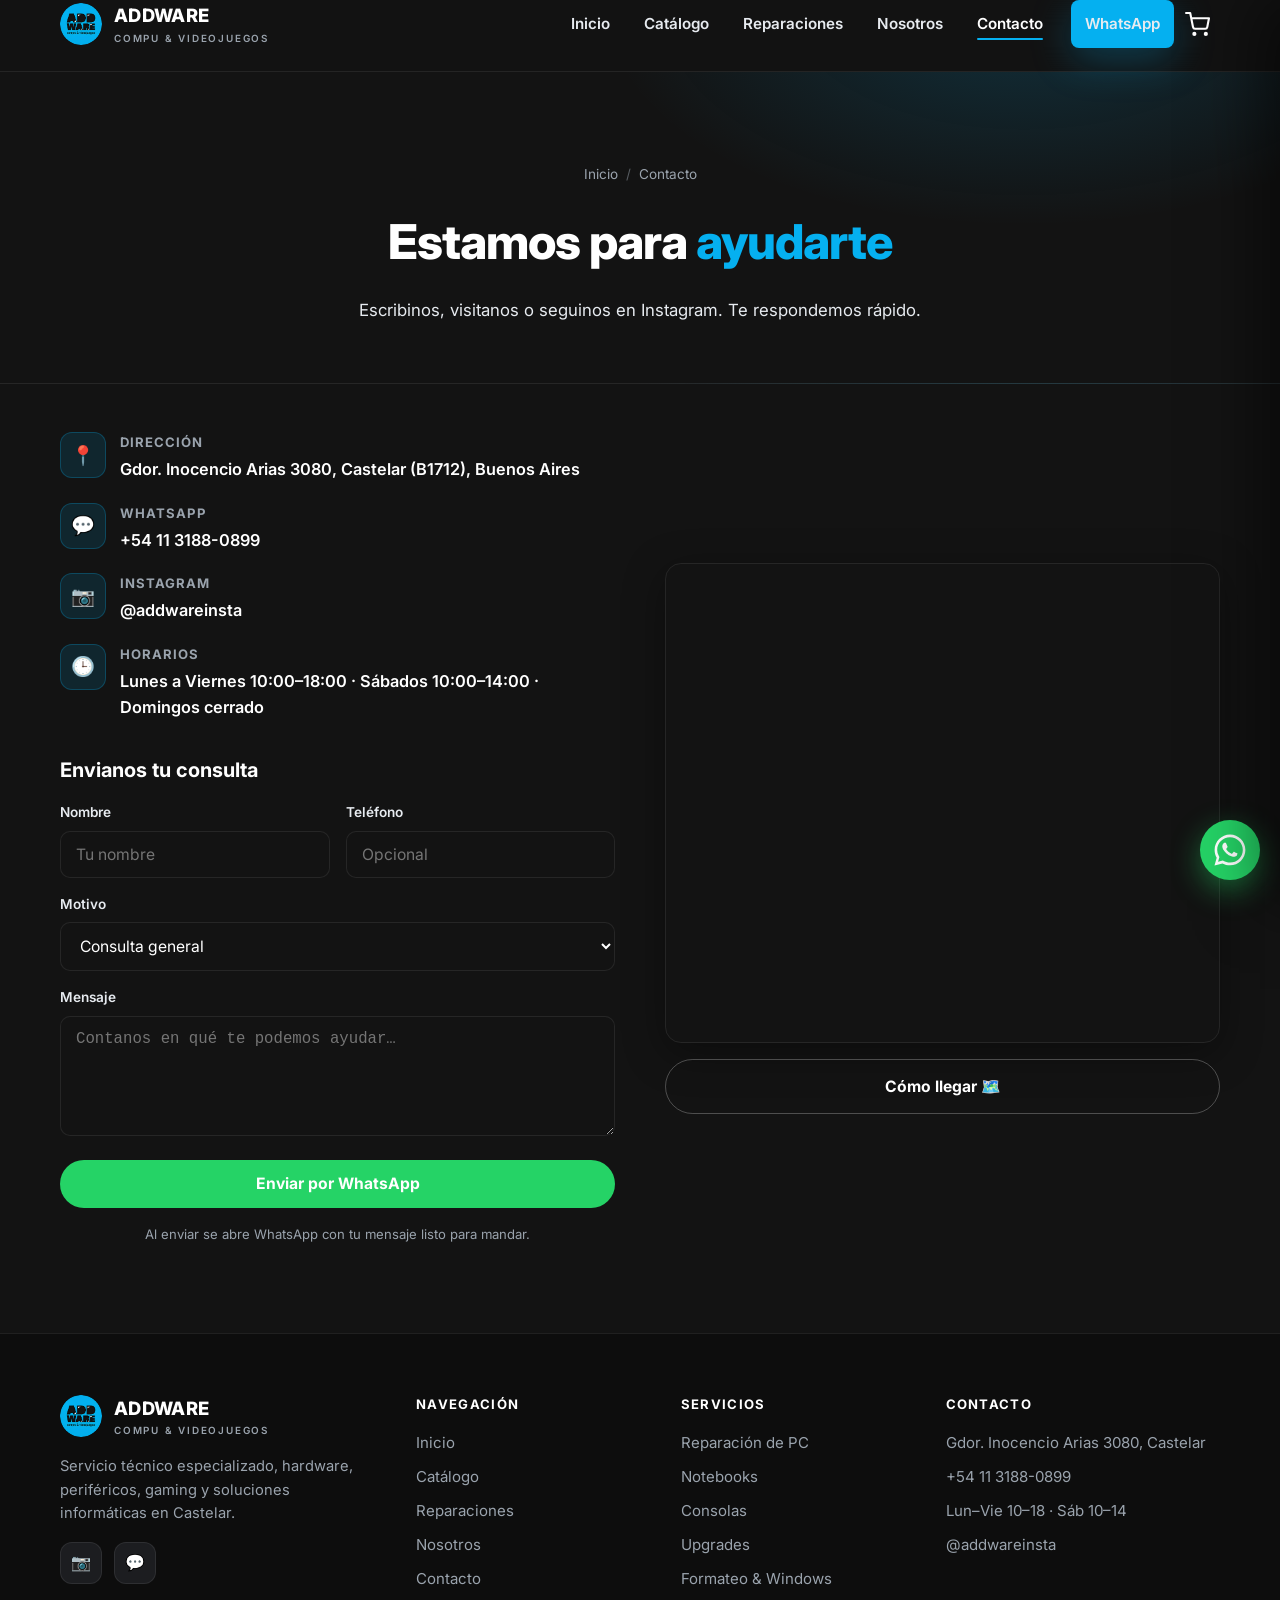
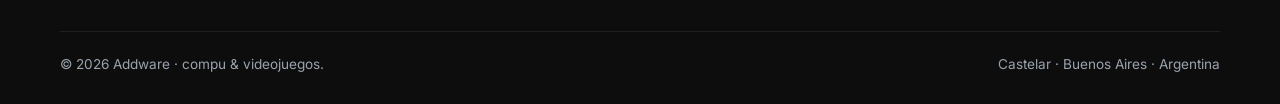
<file: contacto.html>
<!DOCTYPE html>
<html lang="es-AR">
<head>
  <meta charset="UTF-8">
  <meta name="viewport" content="width=device-width, initial-scale=1, viewport-fit=cover">
  <title>Contacto | Addware Castelar — Gdor. Inocencio Arias 3080</title>
  <meta name="description" content="Contactá a Addware en Castelar: Gdor. Inocencio Arias 3080. WhatsApp +54 11 3188-0899, Instagram @addwareinsta. Horarios y mapa. Lun a Vie 10–18, Sáb 10–14.">
  <meta name="keywords" content="servicio técnico castelar, tienda informática castelar, computación castelar, addware contacto">
  <meta name="theme-color" content="#05b0f0">
  <link rel="canonical" href="https://addware.com.ar/contacto.html">
  <meta property="og:type" content="website">
  <meta property="og:title" content="Contacto — Addware Castelar">
  <meta property="og:description" content="Gdor. Inocencio Arias 3080, Castelar. WhatsApp, Instagram, horarios y mapa.">
  <meta property="og:image" content="https://addware.com.ar/images/logo-addware.png">
  <link rel="icon" href="images/logo-addware.png">
  <link rel="apple-touch-icon" href="images/logo-addware.png">
  <link rel="preconnect" href="https://fonts.googleapis.com">
  <link rel="preconnect" href="https://fonts.gstatic.com" crossorigin>
  <link href="https://fonts.googleapis.com/css2?family=Inter:wght@400;500;600;700;800&display=swap" rel="stylesheet">
  <link rel="stylesheet" href="css/styles.css">
  <script type="application/ld+json">
  {
    "@context":"https://schema.org","@type":"ComputerStore","name":"Addware",
    "image":"https://addware.com.ar/images/logo-addware.png","telephone":"+541131880899","priceRange":"$$",
    "address":{"@type":"PostalAddress","streetAddress":"Gdor. Inocencio Arias 3080","addressLocality":"Castelar","addressRegion":"Buenos Aires","postalCode":"B1712","addressCountry":"AR"},
    "geo":{"@type":"GeoCoordinates","latitude":-34.6526,"longitude":-58.6457},
    "openingHoursSpecification":[
      {"@type":"OpeningHoursSpecification","dayOfWeek":["Monday","Tuesday","Wednesday","Thursday","Friday"],"opens":"10:00","closes":"18:00"},
      {"@type":"OpeningHoursSpecification","dayOfWeek":"Saturday","opens":"10:00","closes":"14:00"}],
    "sameAs":["https://www.instagram.com/addwareinsta/"]
  }
  </script>
</head>
<body>

  <header class="header">
    <div class="container">
      <nav class="nav" aria-label="Principal">
        <a class="brand" href="index.html"><img src="images/logo-addware.png" alt="Logo Addware"><span>ADDWARE<small>compu &amp; videojuegos</small></span></a>
        <ul class="nav-links">
          <li><a href="index.html">Inicio</a></li>
          <li><a href="catalogo.html">Catálogo</a></li>
          <li><a href="reparaciones.html">Reparaciones</a></li>
          <li><a href="nosotros.html">Nosotros</a></li>
          <li><a href="contacto.html" class="active">Contacto</a></li>
          <li class="nav-cta"><a class="btn btn--primary" data-wa="Hola Addware! Quisiera hacer una consulta.">WhatsApp</a></li>
        </ul>
        <button class="burger" aria-label="Abrir menú" aria-expanded="false"><span></span><span></span><span></span></button>
      </nav>
    </div>
  </header>

  <section class="page-head">
    <div class="container">
      <div class="breadcrumbs"><a href="index.html">Inicio</a><span class="sep">/</span><span>Contacto</span></div>
      <h1>Estamos para <span>ayudarte</span></h1>
      <p>Escribinos, visitanos o seguinos en Instagram. Te respondemos rápido.</p>
    </div>
  </section>

  <section class="section" style="padding-top:48px">
    <div class="container">
      <div class="split">
        <!-- INFO + FORM -->
        <div class="reveal">
          <div class="info-list">
            <div class="info-item"><span class="ico">📍</span><div><h4>Dirección</h4><p>Gdor. Inocencio Arias 3080, Castelar (B1712), Buenos Aires</p></div></div>
            <div class="info-item"><span class="ico">💬</span><div><h4>WhatsApp</h4><a data-wa="Hola Addware! Quisiera hacer una consulta.">+54 11 3188-0899</a></div></div>
            <div class="info-item"><span class="ico">📷</span><div><h4>Instagram</h4><a href="https://www.instagram.com/addwareinsta/" target="_blank" rel="noopener">@addwareinsta</a></div></div>
            <div class="info-item"><span class="ico">🕒</span><div><h4>Horarios</h4><p>Lunes a Viernes 10:00–18:00 · Sábados 10:00–14:00 · Domingos cerrado</p></div></div>
          </div>

          <h3 style="margin:34px 0 16px;font-size:1.25rem">Envianos tu consulta</h3>
          <form class="form" id="contactForm">
            <div class="row">
              <div class="field"><label for="nombre">Nombre</label><input id="nombre" name="nombre" type="text" placeholder="Tu nombre" required></div>
              <div class="field"><label for="telefono">Teléfono</label><input id="telefono" name="telefono" type="tel" placeholder="Opcional"></div>
            </div>
            <div class="field"><label for="motivo">Motivo</label>
              <select id="motivo" name="motivo">
                <option>Consulta general</option>
                <option>Solicitar reparación</option>
                <option>Consultar un producto</option>
                <option>Presupuesto / Upgrade</option>
              </select>
            </div>
            <div class="field"><label for="mensaje">Mensaje</label><textarea id="mensaje" name="mensaje" placeholder="Contanos en qué te podemos ayudar…" required></textarea></div>
            <button type="submit" class="btn btn--wa btn--block">Enviar por WhatsApp</button>
            <p style="color:var(--gris);font-size:.82rem;text-align:center">Al enviar se abre WhatsApp con tu mensaje listo para mandar.</p>
          </form>
        </div>

        <!-- MAPA -->
        <div class="reveal d2">
          <div class="map-frame" style="height:100%;min-height:480px">
            <iframe title="Ubicación de Addware en Castelar" loading="lazy" referrerpolicy="no-referrer-when-downgrade"
              src="https://www.google.com/maps?q=Gdor.+Inocencio+Arias+3080,+Castelar,+Buenos+Aires&output=embed"></iframe>
          </div>
          <a class="btn btn--ghost btn--block" style="margin-top:16px" target="_blank" rel="noopener"
             href="https://www.google.com/maps/dir/?api=1&destination=Gdor.+Inocencio+Arias+3080,+Castelar,+Buenos+Aires">Cómo llegar 🗺️</a>
        </div>
      </div>
    </div>
  </section>

  <footer class="footer">
    <div class="container">
      <div class="footer-grid">
        <div>
          <a class="brand" href="index.html"><img src="images/logo-addware.png" alt="Logo Addware"><span>ADDWARE<small>compu &amp; videojuegos</small></span></a>
          <p style="margin-top:8px">Servicio técnico especializado, hardware, periféricos, gaming y soluciones informáticas en Castelar.</p>
          <div class="footer-social"><a href="https://www.instagram.com/addwareinsta/" target="_blank" rel="noopener" aria-label="Instagram">📷</a><a data-wa="Hola Addware!" aria-label="WhatsApp">💬</a></div>
        </div>
        <div><h5>Navegación</h5><div class="footer-links"><a href="index.html">Inicio</a><a href="catalogo.html">Catálogo</a><a href="reparaciones.html">Reparaciones</a><a href="nosotros.html">Nosotros</a><a href="contacto.html">Contacto</a></div></div>
        <div><h5>Servicios</h5><div class="footer-links"><a href="reparaciones.html">Reparación de PC</a><a href="reparaciones.html">Notebooks</a><a href="reparaciones.html">Consolas</a><a href="reparaciones.html">Upgrades</a><a href="reparaciones.html">Formateo &amp; Windows</a></div></div>
        <div><h5>Contacto</h5><div class="footer-links"><a href="contacto.html">Gdor. Inocencio Arias 3080, Castelar</a><a data-wa="Hola Addware!">+54 11 3188-0899</a><span style="color:var(--gris);font-size:.94rem">Lun–Vie 10–18 · Sáb 10–14</span><a href="https://www.instagram.com/addwareinsta/" target="_blank" rel="noopener">@addwareinsta</a></div></div>
      </div>
      <div class="footer-bottom"><span>© <span data-year></span> Addware · compu &amp; videojuegos.</span><span>Castelar · Buenos Aires · Argentina</span></div>
    </div>
  </footer>

  <script src="js/config.js"></script>
  <script src="js/productos.js"></script>
  <script src="js/cart.js"></script>
  <script src="js/main.js"></script>
</body>
</html>
</file>
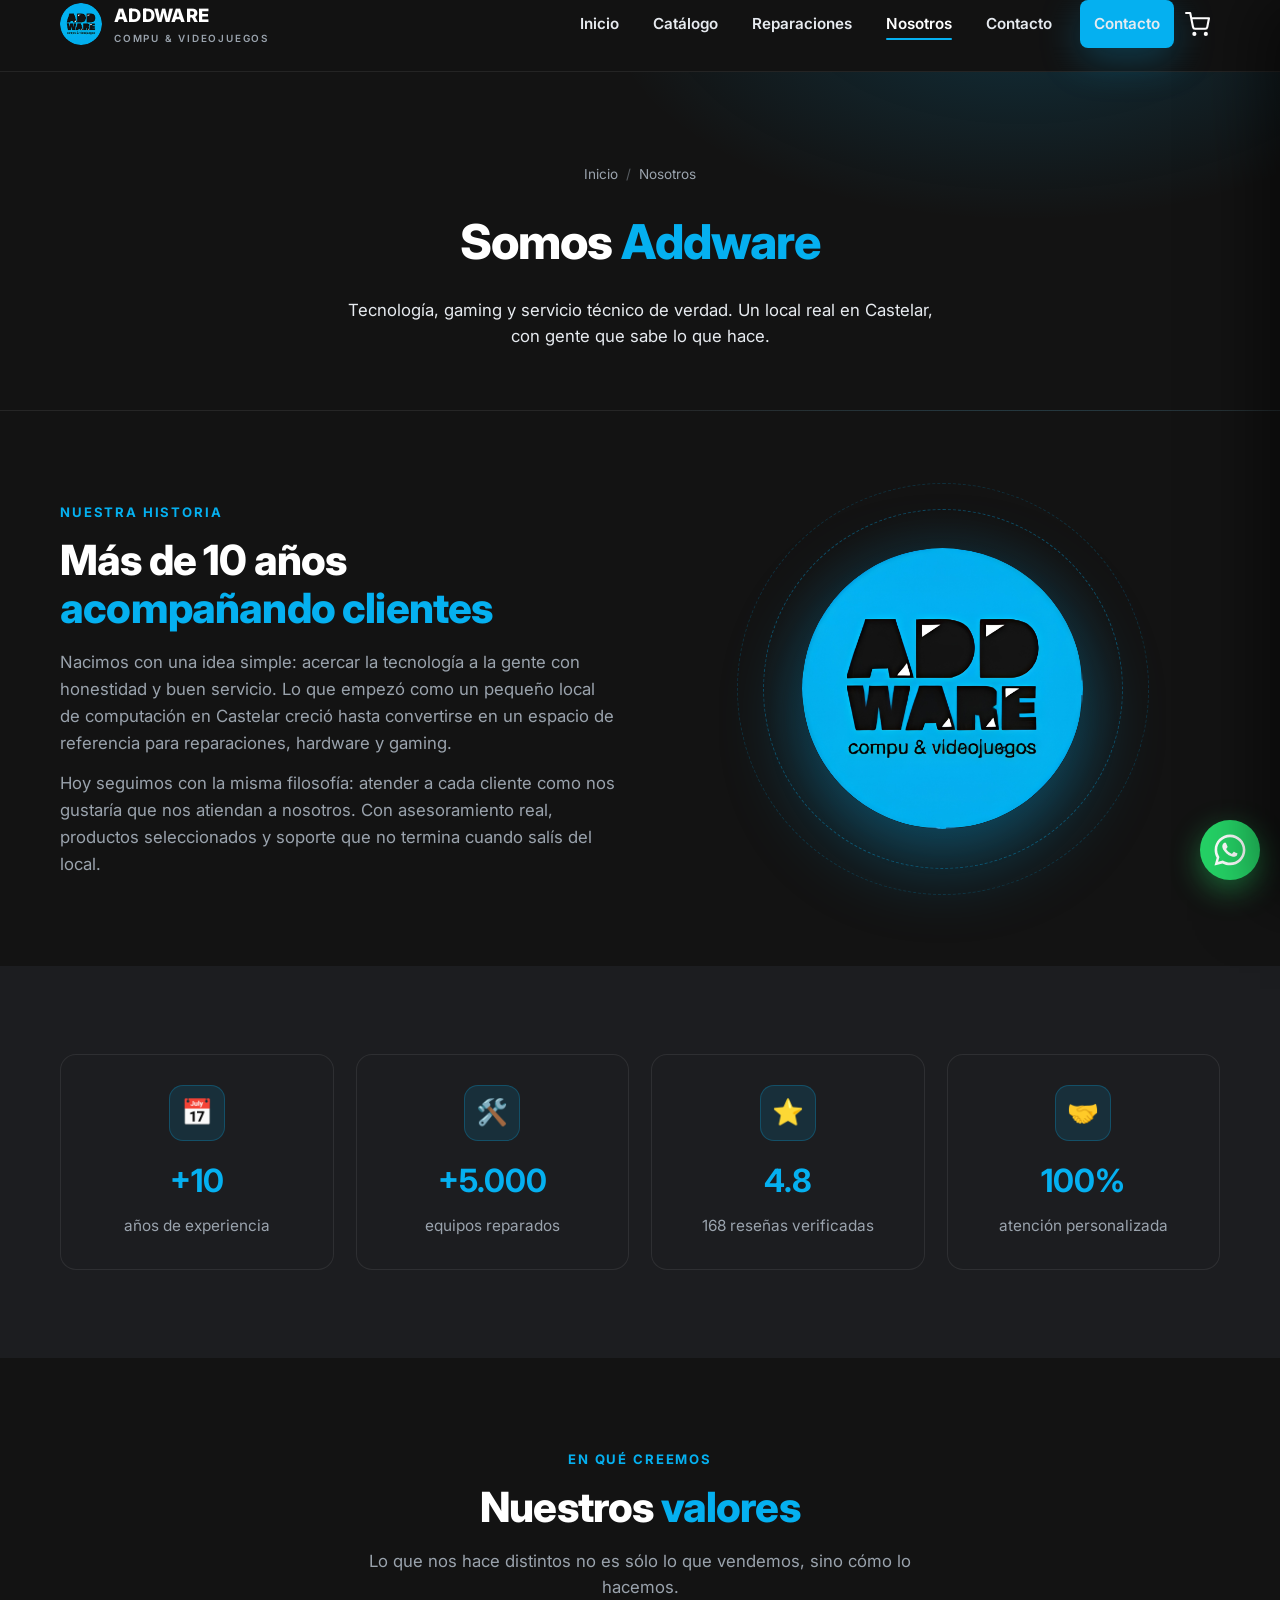
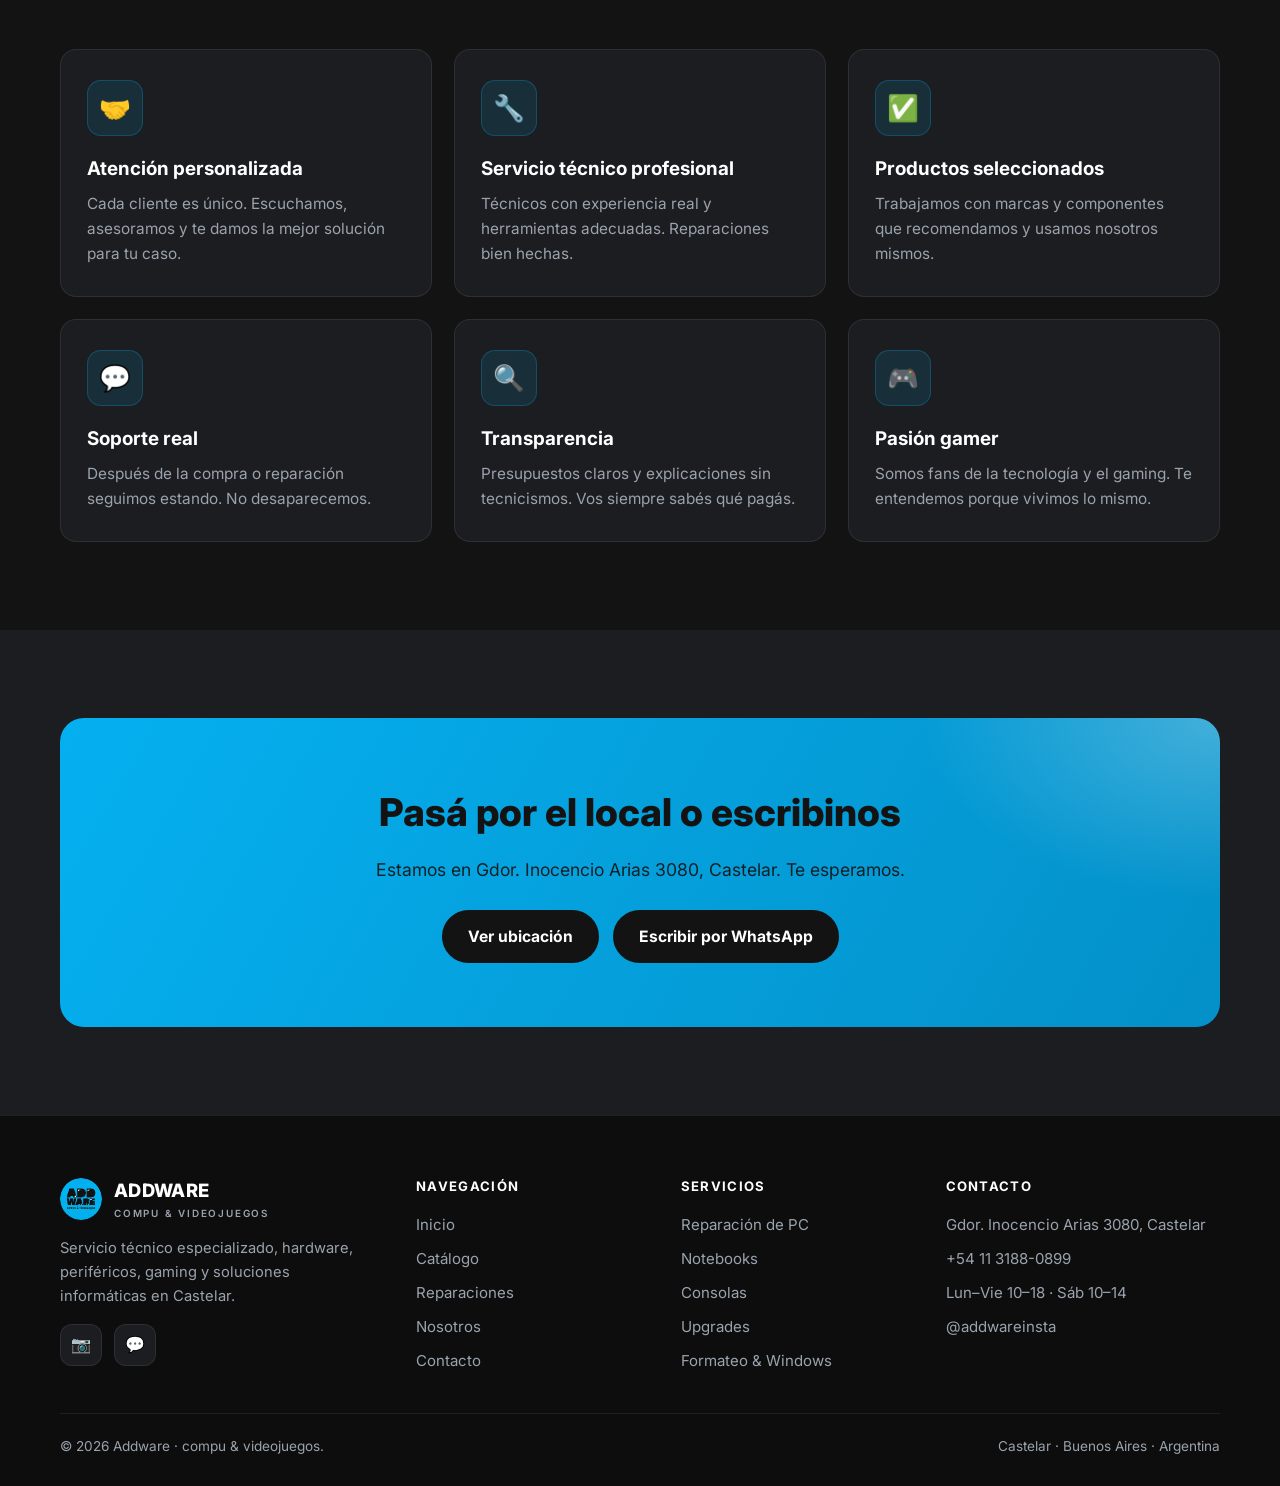
<file: nosotros.html>
<!DOCTYPE html>
<html lang="es-AR">
<head>
  <meta charset="UTF-8">
  <meta name="viewport" content="width=device-width, initial-scale=1, viewport-fit=cover">
  <title>Nosotros | Addware Castelar — Más de 10 años en tecnología y gaming</title>
  <meta name="description" content="Conocé Addware: más de 10 años acompañando clientes en Castelar con servicio técnico profesional, productos seleccionados y atención personalizada.">
  <meta name="theme-color" content="#05b0f0">
  <link rel="canonical" href="https://addware.com.ar/nosotros.html">
  <meta property="og:type" content="website">
  <meta property="og:title" content="Nosotros — Addware Castelar">
  <meta property="og:description" content="Más de 10 años acompañando clientes con servicio técnico y tecnología en Castelar.">
  <meta property="og:image" content="https://addware.com.ar/images/logo-addware.png">
  <link rel="icon" href="images/logo-addware.png">
  <link rel="apple-touch-icon" href="images/logo-addware.png">
  <link rel="preconnect" href="https://fonts.googleapis.com">
  <link rel="preconnect" href="https://fonts.gstatic.com" crossorigin>
  <link href="https://fonts.googleapis.com/css2?family=Inter:wght@400;500;600;700;800&display=swap" rel="stylesheet">
  <link rel="stylesheet" href="css/styles.css">
</head>
<body>

  <header class="header">
    <div class="container">
      <nav class="nav" aria-label="Principal">
        <a class="brand" href="index.html"><img src="images/logo-addware.png" alt="Logo Addware"><span>ADDWARE<small>compu &amp; videojuegos</small></span></a>
        <ul class="nav-links">
          <li><a href="index.html">Inicio</a></li>
          <li><a href="catalogo.html">Catálogo</a></li>
          <li><a href="reparaciones.html">Reparaciones</a></li>
          <li><a href="nosotros.html" class="active">Nosotros</a></li>
          <li><a href="contacto.html">Contacto</a></li>
          <li class="nav-cta"><a class="btn btn--primary" href="contacto.html">Contacto</a></li>
        </ul>
        <button class="burger" aria-label="Abrir menú" aria-expanded="false"><span></span><span></span><span></span></button>
      </nav>
    </div>
  </header>

  <section class="page-head">
    <div class="container">
      <div class="breadcrumbs"><a href="index.html">Inicio</a><span class="sep">/</span><span>Nosotros</span></div>
      <h1>Somos <span>Addware</span></h1>
      <p>Tecnología, gaming y servicio técnico de verdad. Un local real en Castelar, con gente que sabe lo que hace.</p>
    </div>
  </section>

  <!-- HISTORIA -->
  <section class="section">
    <div class="container">
      <div class="split">
        <div class="reveal">
          <span class="eyebrow">Nuestra historia</span>
          <h2 class="section-title">Más de 10 años <span>acompañando clientes</span></h2>
          <p class="section-sub" style="margin-left:0">Nacimos con una idea simple: acercar la tecnología a la gente con honestidad y buen servicio. Lo que empezó como un pequeño local de computación en Castelar creció hasta convertirse en un espacio de referencia para reparaciones, hardware y gaming.</p>
          <p class="section-sub" style="margin-left:0;margin-top:14px">Hoy seguimos con la misma filosofía: atender a cada cliente como nos gustaría que nos atiendan a nosotros. Con asesoramiento real, productos seleccionados y soporte que no termina cuando salís del local.</p>
        </div>
        <div class="reveal d2">
          <div class="hero-logo-wrap" style="margin:0 auto;animation:none">
            <span class="hero-ring"></span><span class="hero-ring r2"></span>
            <img src="images/logo-addware.png" alt="Addware compu y videojuegos">
          </div>
        </div>
      </div>
    </div>
  </section>

  <!-- NÚMEROS -->
  <section class="section section--alt">
    <div class="container">
      <div class="grid grid--4 reveal">
        <div class="card text-center"><div class="ico-box" style="margin:0 auto 14px">📅</div><h3 style="color:var(--azul);font-size:2rem">+10</h3><p>años de experiencia</p></div>
        <div class="card text-center"><div class="ico-box" style="margin:0 auto 14px">🛠️</div><h3 style="color:var(--azul);font-size:2rem">+5.000</h3><p>equipos reparados</p></div>
        <div class="card text-center"><div class="ico-box" style="margin:0 auto 14px">⭐</div><h3 style="color:var(--azul);font-size:2rem">4.8</h3><p>168 reseñas verificadas</p></div>
        <div class="card text-center"><div class="ico-box" style="margin:0 auto 14px">🤝</div><h3 style="color:var(--azul);font-size:2rem">100%</h3><p>atención personalizada</p></div>
      </div>
    </div>
  </section>

  <!-- VALORES -->
  <section class="section">
    <div class="container">
      <div class="text-center reveal">
        <span class="eyebrow">En qué creemos</span>
        <h2 class="section-title">Nuestros <span>valores</span></h2>
        <p class="section-sub">Lo que nos hace distintos no es sólo lo que vendemos, sino cómo lo hacemos.</p>
      </div>
      <div class="grid grid--3" style="margin-top:48px">
        <article class="card reveal d1"><div class="ico-box">🤝</div><h3>Atención personalizada</h3><p>Cada cliente es único. Escuchamos, asesoramos y te damos la mejor solución para tu caso.</p></article>
        <article class="card reveal d2"><div class="ico-box">🔧</div><h3>Servicio técnico profesional</h3><p>Técnicos con experiencia real y herramientas adecuadas. Reparaciones bien hechas.</p></article>
        <article class="card reveal d3"><div class="ico-box">✅</div><h3>Productos seleccionados</h3><p>Trabajamos con marcas y componentes que recomendamos y usamos nosotros mismos.</p></article>
        <article class="card reveal d1"><div class="ico-box">💬</div><h3>Soporte real</h3><p>Después de la compra o reparación seguimos estando. No desaparecemos.</p></article>
        <article class="card reveal d2"><div class="ico-box">🔍</div><h3>Transparencia</h3><p>Presupuestos claros y explicaciones sin tecnicismos. Vos siempre sabés qué pagás.</p></article>
        <article class="card reveal d3"><div class="ico-box">🎮</div><h3>Pasión gamer</h3><p>Somos fans de la tecnología y el gaming. Te entendemos porque vivimos lo mismo.</p></article>
      </div>
    </div>
  </section>

  <!-- CTA -->
  <section class="section section--alt">
    <div class="container reveal">
      <div class="cta-band">
        <h2>Pasá por el local o escribinos</h2>
        <p>Estamos en Gdor. Inocencio Arias 3080, Castelar. Te esperamos.</p>
        <div style="display:flex;gap:14px;justify-content:center;flex-wrap:wrap">
          <a class="btn btn--dark" href="contacto.html">Ver ubicación</a>
          <a class="btn btn--dark" data-wa="Hola Addware! Quisiera más información.">Escribir por WhatsApp</a>
        </div>
      </div>
    </div>
  </section>

  <footer class="footer">
    <div class="container">
      <div class="footer-grid">
        <div>
          <a class="brand" href="index.html"><img src="images/logo-addware.png" alt="Logo Addware"><span>ADDWARE<small>compu &amp; videojuegos</small></span></a>
          <p style="margin-top:8px">Servicio técnico especializado, hardware, periféricos, gaming y soluciones informáticas en Castelar.</p>
          <div class="footer-social"><a href="https://www.instagram.com/addwareinsta/" target="_blank" rel="noopener" aria-label="Instagram">📷</a><a data-wa="Hola Addware!" aria-label="WhatsApp">💬</a></div>
        </div>
        <div><h5>Navegación</h5><div class="footer-links"><a href="index.html">Inicio</a><a href="catalogo.html">Catálogo</a><a href="reparaciones.html">Reparaciones</a><a href="nosotros.html">Nosotros</a><a href="contacto.html">Contacto</a></div></div>
        <div><h5>Servicios</h5><div class="footer-links"><a href="reparaciones.html">Reparación de PC</a><a href="reparaciones.html">Notebooks</a><a href="reparaciones.html">Consolas</a><a href="reparaciones.html">Upgrades</a><a href="reparaciones.html">Formateo &amp; Windows</a></div></div>
        <div><h5>Contacto</h5><div class="footer-links"><a href="contacto.html">Gdor. Inocencio Arias 3080, Castelar</a><a data-wa="Hola Addware!">+54 11 3188-0899</a><span style="color:var(--gris);font-size:.94rem">Lun–Vie 10–18 · Sáb 10–14</span><a href="https://www.instagram.com/addwareinsta/" target="_blank" rel="noopener">@addwareinsta</a></div></div>
      </div>
      <div class="footer-bottom"><span>© <span data-year></span> Addware · compu &amp; videojuegos.</span><span>Castelar · Buenos Aires · Argentina</span></div>
    </div>
  </footer>

  <script src="js/config.js"></script>
  <script src="js/productos.js"></script>
  <script src="js/cart.js"></script>
  <script src="js/main.js"></script>
</body>
</html>
</file>
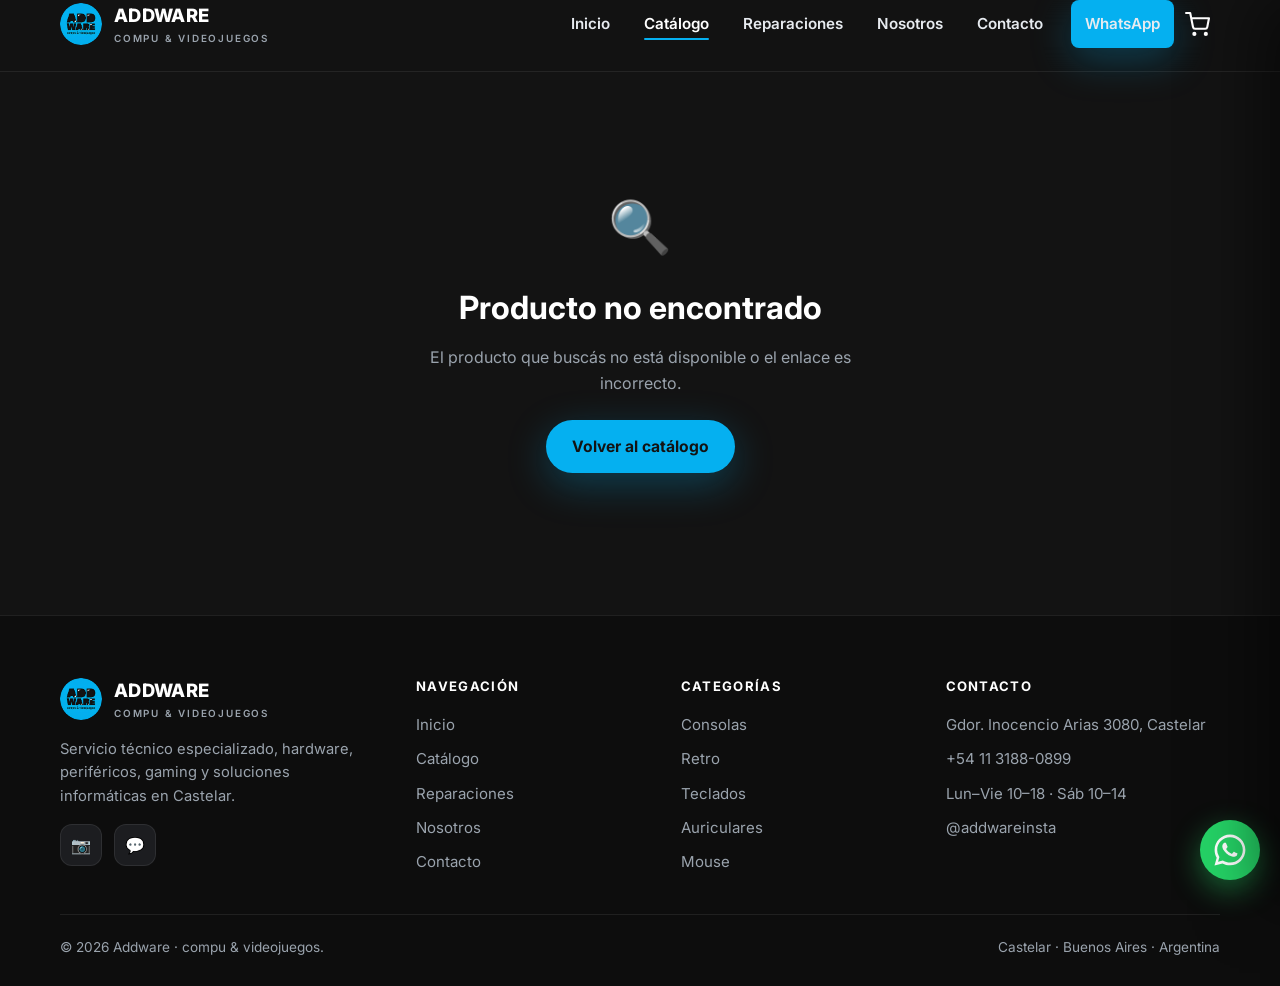
<file: producto.html>
<!DOCTYPE html>
<html lang="es-AR">
<head>
  <meta charset="UTF-8">
  <meta name="viewport" content="width=device-width, initial-scale=1, viewport-fit=cover">
  <title>Producto | Addware Castelar</title>
  <meta name="description" content="Detalle de producto en Addware Castelar. Consultá por WhatsApp.">
  <meta name="theme-color" content="#05b0f0">
  <link rel="icon" href="images/logo-addware.png">
  <link rel="apple-touch-icon" href="images/logo-addware.png">
  <link rel="preconnect" href="https://fonts.googleapis.com">
  <link rel="preconnect" href="https://fonts.gstatic.com" crossorigin>
  <link href="https://fonts.googleapis.com/css2?family=Inter:wght@400;500;600;700;800&display=swap" rel="stylesheet">
  <link rel="stylesheet" href="css/styles.css">
</head>
<body>

  <header class="header">
    <div class="container">
      <nav class="nav" aria-label="Principal">
        <a class="brand" href="index.html"><img src="images/logo-addware.png" alt="Logo Addware"><span>ADDWARE<small>compu &amp; videojuegos</small></span></a>
        <ul class="nav-links">
          <li><a href="index.html">Inicio</a></li>
          <li><a href="catalogo.html" class="active">Catálogo</a></li>
          <li><a href="reparaciones.html">Reparaciones</a></li>
          <li><a href="nosotros.html">Nosotros</a></li>
          <li><a href="contacto.html">Contacto</a></li>
          <li class="nav-cta"><a class="btn btn--primary" data-wa="Hola Addware! Quisiera hacer una consulta.">WhatsApp</a></li>
        </ul>
        <button class="burger" aria-label="Abrir menú" aria-expanded="false"><span></span><span></span><span></span></button>
      </nav>
    </div>
  </header>

  <main class="pd">
    <div class="container">
      <div id="productoDetail"><!-- render por JS --></div>
    </div>
  </main>

  <!-- Relacionados -->
  <section class="section section--alt" id="relacionadosWrap" style="display:none">
    <div class="container">
      <div class="text-center reveal">
        <span class="eyebrow">También te puede interesar</span>
        <h2 class="section-title">Productos <span>relacionados</span></h2>
      </div>
      <div class="grid grid--4 catalog-grid" id="relacionados" style="margin-top:40px"></div>
    </div>
  </section>

  <footer class="footer">
    <div class="container">
      <div class="footer-grid">
        <div>
          <a class="brand" href="index.html"><img src="images/logo-addware.png" alt="Logo Addware"><span>ADDWARE<small>compu &amp; videojuegos</small></span></a>
          <p style="margin-top:8px">Servicio técnico especializado, hardware, periféricos, gaming y soluciones informáticas en Castelar.</p>
          <div class="footer-social"><a href="https://www.instagram.com/addwareinsta/" target="_blank" rel="noopener" aria-label="Instagram">📷</a><a data-wa="Hola Addware!" aria-label="WhatsApp">💬</a></div>
        </div>
        <div><h5>Navegación</h5><div class="footer-links"><a href="index.html">Inicio</a><a href="catalogo.html">Catálogo</a><a href="reparaciones.html">Reparaciones</a><a href="nosotros.html">Nosotros</a><a href="contacto.html">Contacto</a></div></div>
        <div><h5>Categorías</h5><div class="footer-links"><a href="catalogo.html?cat=consolas">Consolas</a><a href="catalogo.html?cat=retro">Retro</a><a href="catalogo.html?cat=teclados">Teclados</a><a href="catalogo.html?cat=auriculares">Auriculares</a><a href="catalogo.html?cat=mouse">Mouse</a></div></div>
        <div><h5>Contacto</h5><div class="footer-links"><a href="contacto.html">Gdor. Inocencio Arias 3080, Castelar</a><a data-wa="Hola Addware!">+54 11 3188-0899</a><span style="color:var(--gris);font-size:.94rem">Lun–Vie 10–18 · Sáb 10–14</span><a href="https://www.instagram.com/addwareinsta/" target="_blank" rel="noopener">@addwareinsta</a></div></div>
      </div>
      <div class="footer-bottom"><span>© <span data-year></span> Addware · compu &amp; videojuegos.</span><span>Castelar · Buenos Aires · Argentina</span></div>
    </div>
  </footer>

  <script src="js/config.js"></script>
  <script src="js/productos.js"></script>
  <script src="js/cart.js"></script>
  <script src="js/producto.js"></script>
  <script src="js/main.js"></script>
</body>
</html>
</file>
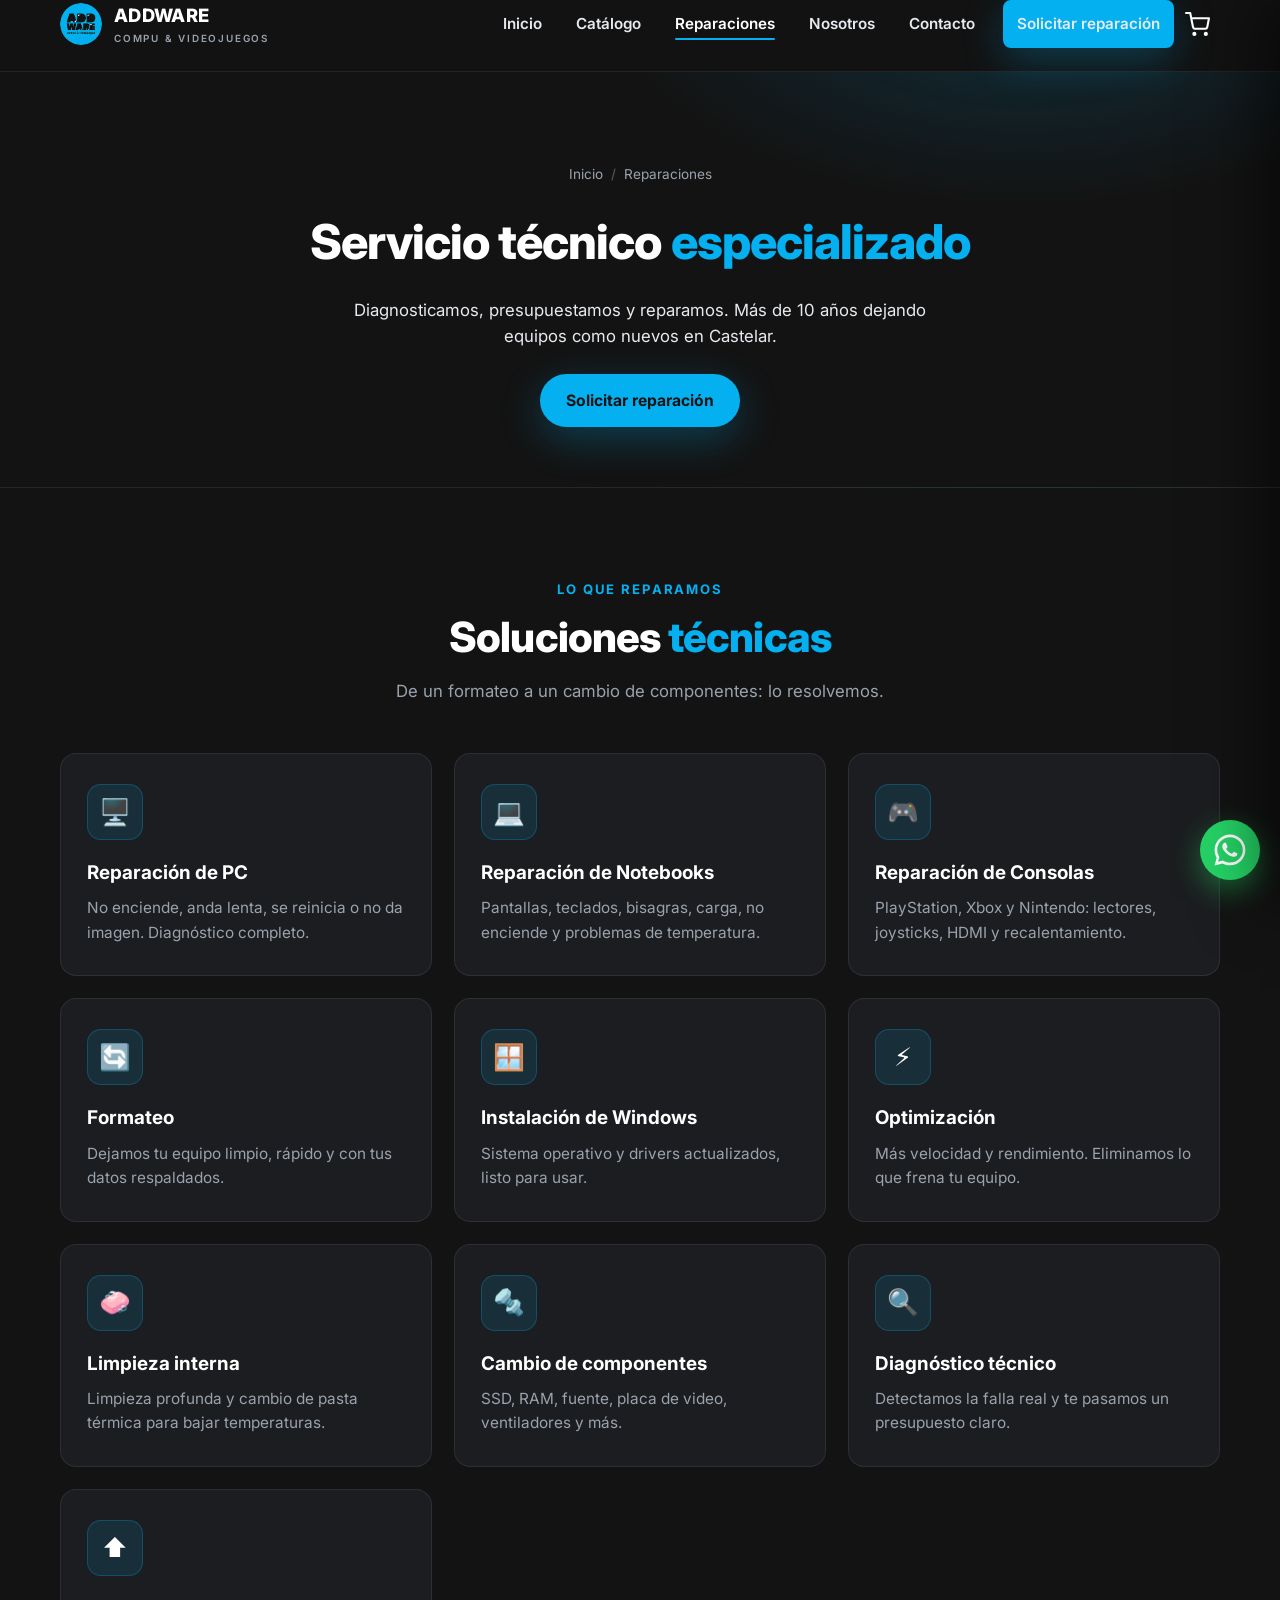
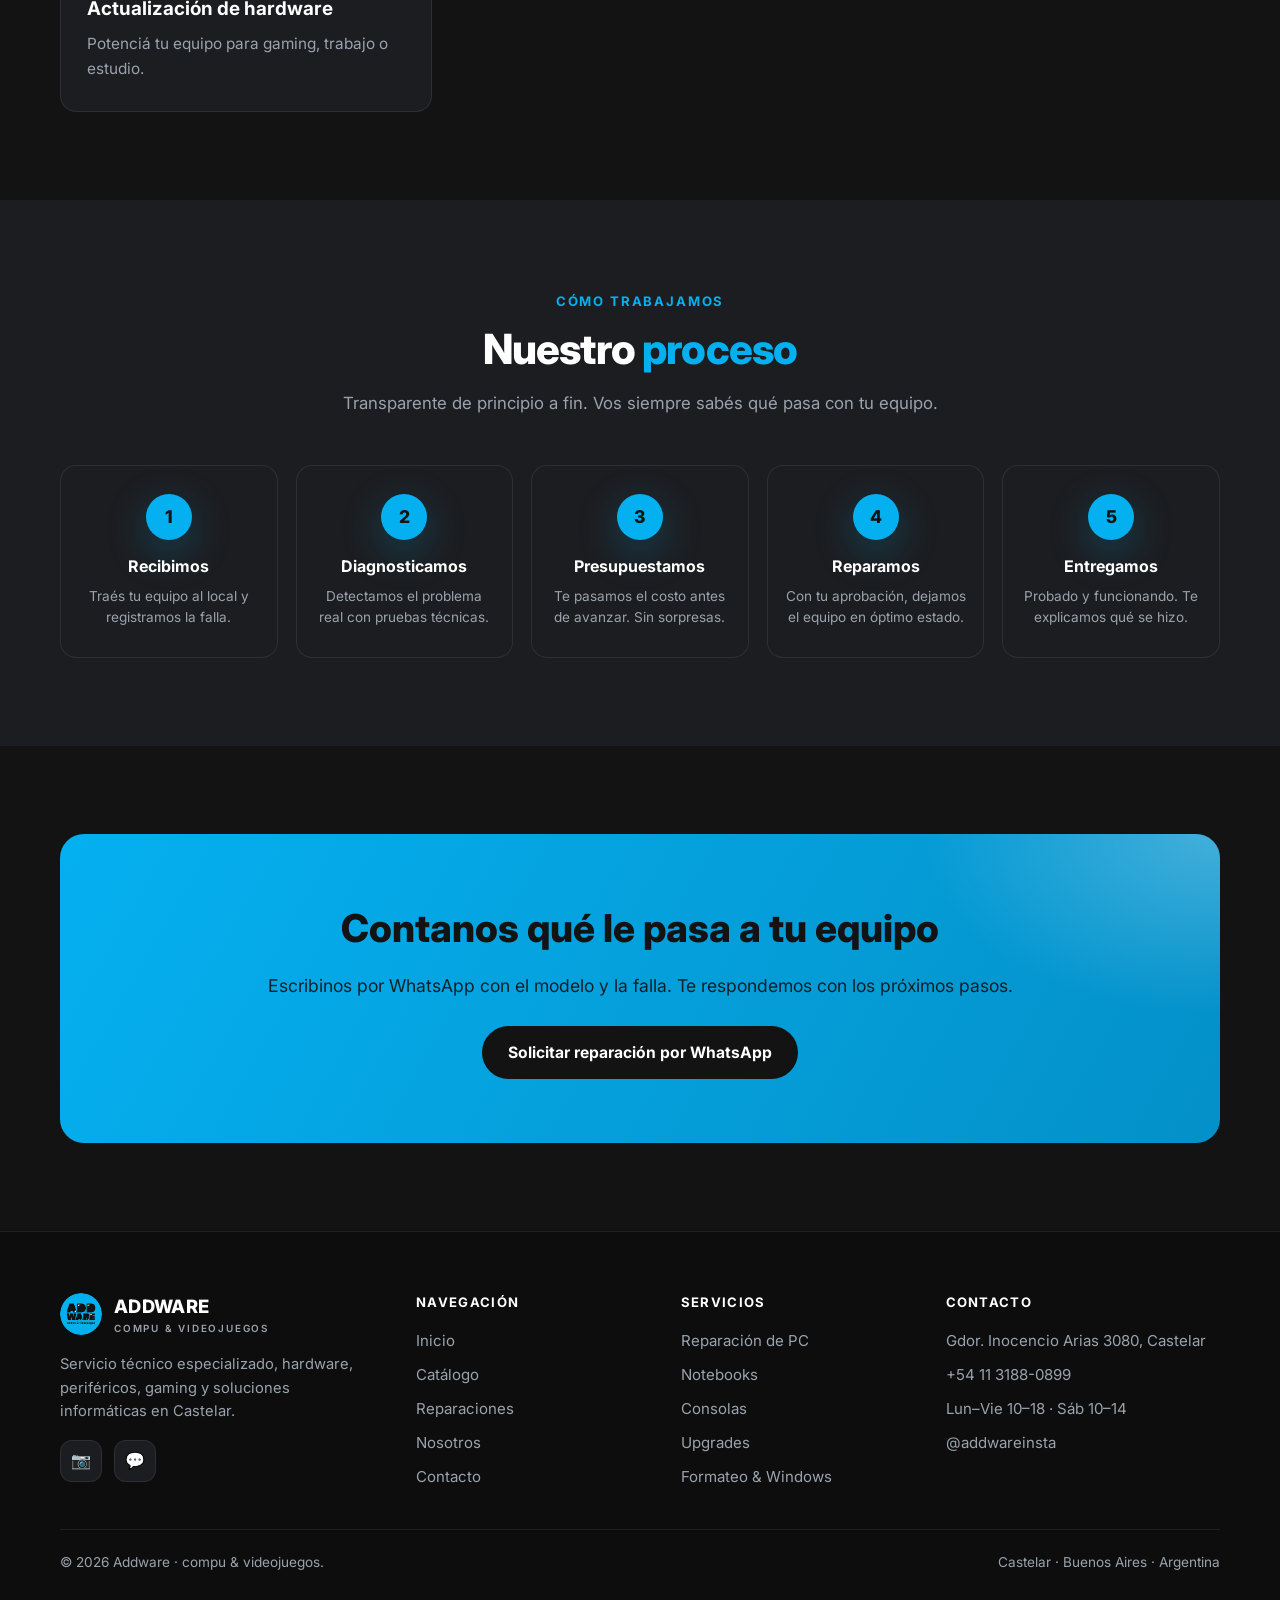
<file: reparaciones.html>
<!DOCTYPE html>
<html lang="es-AR">
<head>
  <meta charset="UTF-8">
  <meta name="viewport" content="width=device-width, initial-scale=1, viewport-fit=cover">
  <title>Reparaciones | Servicio Técnico de PC, Notebooks y Consolas en Castelar</title>
  <meta name="description" content="Servicio técnico en Castelar: reparación de PC, notebooks y consolas, formateo, instalación de Windows, optimización, limpieza, cambio de componentes y diagnóstico. Presupuesto sin cargo.">
  <meta name="keywords" content="reparación de computadoras castelar, reparación de notebooks castelar, técnico pc castelar, servicio técnico castelar, reparación de consolas castelar">
  <meta name="theme-color" content="#05b0f0">
  <link rel="canonical" href="https://addware.com.ar/reparaciones.html">
  <meta property="og:type" content="website">
  <meta property="og:title" content="Servicio Técnico en Castelar — Addware">
  <meta property="og:description" content="Reparación de PC, notebooks y consolas. Diagnóstico y presupuesto sin cargo.">
  <meta property="og:image" content="https://addware.com.ar/images/logo-addware.png">
  <link rel="icon" href="images/logo-addware.png">
  <link rel="apple-touch-icon" href="images/logo-addware.png">
  <link rel="preconnect" href="https://fonts.googleapis.com">
  <link rel="preconnect" href="https://fonts.gstatic.com" crossorigin>
  <link href="https://fonts.googleapis.com/css2?family=Inter:wght@400;500;600;700;800&display=swap" rel="stylesheet">
  <link rel="stylesheet" href="css/styles.css">
  <script type="application/ld+json">
  {
    "@context":"https://schema.org","@type":"Service","serviceType":"Reparación de computadoras, notebooks y consolas",
    "provider":{"@type":"ComputerStore","name":"Addware","telephone":"+541131880899",
      "address":{"@type":"PostalAddress","streetAddress":"Gdor. Inocencio Arias 3080","addressLocality":"Castelar","addressRegion":"Buenos Aires","postalCode":"B1712","addressCountry":"AR"}},
    "areaServed":"Castelar, Morón, Buenos Aires"
  }
  </script>
</head>
<body>

  <header class="header">
    <div class="container">
      <nav class="nav" aria-label="Principal">
        <a class="brand" href="index.html"><img src="images/logo-addware.png" alt="Logo Addware"><span>ADDWARE<small>compu &amp; videojuegos</small></span></a>
        <ul class="nav-links">
          <li><a href="index.html">Inicio</a></li>
          <li><a href="catalogo.html">Catálogo</a></li>
          <li><a href="reparaciones.html" class="active">Reparaciones</a></li>
          <li><a href="nosotros.html">Nosotros</a></li>
          <li><a href="contacto.html">Contacto</a></li>
          <li class="nav-cta"><a class="btn btn--primary" data-wa="Hola Addware! Quisiera solicitar una reparación.">Solicitar reparación</a></li>
        </ul>
        <button class="burger" aria-label="Abrir menú" aria-expanded="false"><span></span><span></span><span></span></button>
      </nav>
    </div>
  </header>

  <section class="page-head">
    <div class="container">
      <div class="breadcrumbs"><a href="index.html">Inicio</a><span class="sep">/</span><span>Reparaciones</span></div>
      <h1>Servicio técnico <span>especializado</span></h1>
      <p>Diagnosticamos, presupuestamos y reparamos. Más de 10 años dejando equipos como nuevos en Castelar.</p>
      <div style="margin-top:24px"><a class="btn btn--primary" data-wa="Hola Addware! Quisiera solicitar una reparación / diagnóstico.">Solicitar reparación</a></div>
    </div>
  </section>

  <!-- SERVICIOS -->
  <section class="section">
    <div class="container">
      <div class="text-center reveal">
        <span class="eyebrow">Lo que reparamos</span>
        <h2 class="section-title">Soluciones <span>técnicas</span></h2>
        <p class="section-sub">De un formateo a un cambio de componentes: lo resolvemos.</p>
      </div>
      <div class="grid grid--3" style="margin-top:48px">
        <article class="card reveal d1"><div class="ico-box">🖥️</div><h3>Reparación de PC</h3><p>No enciende, anda lenta, se reinicia o no da imagen. Diagnóstico completo.</p></article>
        <article class="card reveal d2"><div class="ico-box">💻</div><h3>Reparación de Notebooks</h3><p>Pantallas, teclados, bisagras, carga, no enciende y problemas de temperatura.</p></article>
        <article class="card reveal d3"><div class="ico-box">🎮</div><h3>Reparación de Consolas</h3><p>PlayStation, Xbox y Nintendo: lectores, joysticks, HDMI y recalentamiento.</p></article>
        <article class="card reveal d1"><div class="ico-box">🔄</div><h3>Formateo</h3><p>Dejamos tu equipo limpio, rápido y con tus datos respaldados.</p></article>
        <article class="card reveal d2"><div class="ico-box">🪟</div><h3>Instalación de Windows</h3><p>Sistema operativo y drivers actualizados, listo para usar.</p></article>
        <article class="card reveal d3"><div class="ico-box">⚡</div><h3>Optimización</h3><p>Más velocidad y rendimiento. Eliminamos lo que frena tu equipo.</p></article>
        <article class="card reveal d1"><div class="ico-box">🧼</div><h3>Limpieza interna</h3><p>Limpieza profunda y cambio de pasta térmica para bajar temperaturas.</p></article>
        <article class="card reveal d2"><div class="ico-box">🔩</div><h3>Cambio de componentes</h3><p>SSD, RAM, fuente, placa de video, ventiladores y más.</p></article>
        <article class="card reveal d3"><div class="ico-box">🔍</div><h3>Diagnóstico técnico</h3><p>Detectamos la falla real y te pasamos un presupuesto claro.</p></article>
        <article class="card reveal d1"><div class="ico-box">⬆️</div><h3>Actualización de hardware</h3><p>Potenciá tu equipo para gaming, trabajo o estudio.</p></article>
      </div>
    </div>
  </section>

  <!-- PROCESO -->
  <section class="section section--alt">
    <div class="container">
      <div class="text-center reveal">
        <span class="eyebrow">Cómo trabajamos</span>
        <h2 class="section-title">Nuestro <span>proceso</span></h2>
        <p class="section-sub">Transparente de principio a fin. Vos siempre sabés qué pasa con tu equipo.</p>
      </div>
      <div class="steps" style="margin-top:48px">
        <div class="step reveal d1"><div class="num">1</div><h4>Recibimos</h4><p>Traés tu equipo al local y registramos la falla.</p></div>
        <div class="step reveal d1"><div class="num">2</div><h4>Diagnosticamos</h4><p>Detectamos el problema real con pruebas técnicas.</p></div>
        <div class="step reveal d2"><div class="num">3</div><h4>Presupuestamos</h4><p>Te pasamos el costo antes de avanzar. Sin sorpresas.</p></div>
        <div class="step reveal d3"><div class="num">4</div><h4>Reparamos</h4><p>Con tu aprobación, dejamos el equipo en óptimo estado.</p></div>
        <div class="step reveal d4"><div class="num">5</div><h4>Entregamos</h4><p>Probado y funcionando. Te explicamos qué se hizo.</p></div>
      </div>
    </div>
  </section>

  <!-- CTA -->
  <section class="section">
    <div class="container reveal">
      <div class="cta-band">
        <h2>Contanos qué le pasa a tu equipo</h2>
        <p>Escribinos por WhatsApp con el modelo y la falla. Te respondemos con los próximos pasos.</p>
        <a class="btn btn--dark" data-wa="Hola Addware! Mi equipo es ___ y tiene este problema: ___. Quisiera un diagnóstico.">Solicitar reparación por WhatsApp</a>
      </div>
    </div>
  </section>

  <footer class="footer">
    <div class="container">
      <div class="footer-grid">
        <div>
          <a class="brand" href="index.html"><img src="images/logo-addware.png" alt="Logo Addware"><span>ADDWARE<small>compu &amp; videojuegos</small></span></a>
          <p style="margin-top:8px">Servicio técnico especializado, hardware, periféricos, gaming y soluciones informáticas en Castelar.</p>
          <div class="footer-social"><a href="https://www.instagram.com/addwareinsta/" target="_blank" rel="noopener" aria-label="Instagram">📷</a><a data-wa="Hola Addware!" aria-label="WhatsApp">💬</a></div>
        </div>
        <div><h5>Navegación</h5><div class="footer-links"><a href="index.html">Inicio</a><a href="catalogo.html">Catálogo</a><a href="reparaciones.html">Reparaciones</a><a href="nosotros.html">Nosotros</a><a href="contacto.html">Contacto</a></div></div>
        <div><h5>Servicios</h5><div class="footer-links"><a href="reparaciones.html">Reparación de PC</a><a href="reparaciones.html">Notebooks</a><a href="reparaciones.html">Consolas</a><a href="reparaciones.html">Upgrades</a><a href="reparaciones.html">Formateo &amp; Windows</a></div></div>
        <div><h5>Contacto</h5><div class="footer-links"><a href="contacto.html">Gdor. Inocencio Arias 3080, Castelar</a><a data-wa="Hola Addware!">+54 11 3188-0899</a><span style="color:var(--gris);font-size:.94rem">Lun–Vie 10–18 · Sáb 10–14</span><a href="https://www.instagram.com/addwareinsta/" target="_blank" rel="noopener">@addwareinsta</a></div></div>
      </div>
      <div class="footer-bottom"><span>© <span data-year></span> Addware · compu &amp; videojuegos.</span><span>Castelar · Buenos Aires · Argentina</span></div>
    </div>
  </footer>

  <script src="js/config.js"></script>
  <script src="js/productos.js"></script>
  <script src="js/cart.js"></script>
  <script src="js/main.js"></script>
</body>
</html>
</file>
<file: css/styles.css>
/* =====================================================================
   ADDWARE — Sistema de diseño
   Paleta: #05b0f0 (principal) · #131313 (secundario) · #ffffff (terciario)
   ===================================================================== */

:root {
  --azul: #05b0f0;
  --azul-osc: #0490c8;
  --azul-claro: #4fcaf7;
  --negro: #131313;
  --negro-2: #1c1d20;
  --negro-3: #26282c;
  --blanco: #ffffff;
  --gris: #9aa3ad;
  --gris-claro: #e7ebf0;
  --linea: rgba(255, 255, 255, 0.08);

  --sombra: 0 10px 40px rgba(0, 0, 0, 0.35);
  --sombra-azul: 0 12px 40px rgba(5, 176, 240, 0.28);
  --radio: 16px;
  --radio-sm: 10px;
  --max: 1200px;
  --header-h: 72px;

  --t-rapida: .2s ease;
  --t-media: .35s cubic-bezier(.4, 0, .2, 1);

  --font: "Inter", "Segoe UI", system-ui, -apple-system, Roboto, Arial, sans-serif;
}

/* ---------- Reset ---------- */
* { margin: 0; padding: 0; box-sizing: border-box; }
html { scroll-behavior: smooth; -webkit-text-size-adjust: 100%; }
body {
  font-family: var(--font);
  background: var(--negro);
  color: var(--blanco);
  line-height: 1.6;
  overflow-x: hidden;            /* sin scroll horizontal */
  -webkit-font-smoothing: antialiased;
}
img { max-width: 100%; display: block; }
a { color: inherit; text-decoration: none; }
ul { list-style: none; }
button { font-family: inherit; cursor: pointer; border: none; background: none; }
input, select { font-family: inherit; }

/* ---------- Layout ---------- */
.container { width: 100%; max-width: var(--max); margin: 0 auto; padding: 0 20px; }
.section { padding: 88px 0; position: relative; }
.section--alt { background: var(--negro-2); }
.text-center { text-align: center; }

.eyebrow {
  display: inline-block;
  color: var(--azul);
  font-weight: 700;
  font-size: .82rem;
  letter-spacing: .14em;
  text-transform: uppercase;
  margin-bottom: 14px;
}
.section-title {
  font-size: clamp(1.7rem, 4vw, 2.6rem);
  font-weight: 800;
  line-height: 1.15;
  letter-spacing: -.02em;
}
.section-title span { color: var(--azul); }
.section-sub {
  color: var(--gris);
  max-width: 620px;
  margin: 16px auto 0;
  font-size: 1.05rem;
}

/* ---------- Botones ---------- */
.btn {
  display: inline-flex;
  align-items: center;
  justify-content: center;
  gap: 10px;
  padding: 14px 26px;
  border-radius: 999px;
  font-weight: 700;
  font-size: .98rem;
  min-height: 48px;                  /* tap target cómodo */
  transition: transform var(--t-rapida), box-shadow var(--t-rapida), background var(--t-rapida);
  white-space: nowrap;
}
.btn--primary { background: var(--azul); color: var(--negro); box-shadow: var(--sombra-azul); }
.btn--primary:hover { transform: translateY(-2px); box-shadow: 0 16px 48px rgba(5, 176, 240, .4); }
.btn--ghost { background: transparent; color: var(--blanco); border: 1.5px solid rgba(255, 255, 255, .25); }
.btn--ghost:hover { border-color: var(--azul); color: var(--azul); transform: translateY(-2px); }
.btn--wa { background: #25d366; color: #fff; }
.btn--wa:hover { transform: translateY(-2px); box-shadow: 0 12px 32px rgba(37, 211, 102, .35); }
.btn--block { width: 100%; }

/* =====================================================================
   HEADER
   ===================================================================== */
.header {
  position: sticky; top: 0; z-index: 100;
  height: var(--header-h);
  background: rgba(19, 19, 19, .72);
  backdrop-filter: blur(14px);
  -webkit-backdrop-filter: blur(14px);
  border-bottom: 1px solid var(--linea);
  transition: background var(--t-rapida), box-shadow var(--t-rapida);
}
.header.scrolled { background: rgba(19, 19, 19, .95); box-shadow: 0 6px 24px rgba(0, 0, 0, .4); }
.nav { display: flex; align-items: center; justify-content: space-between; height: 100%; }
.brand { display: flex; align-items: center; gap: 12px; font-weight: 800; font-size: 1.15rem; letter-spacing: .02em; }
.brand img { width: 42px; height: 42px; border-radius: 50%; }
.brand small { display: block; color: var(--gris); font-size: .62rem; font-weight: 600; letter-spacing: .18em; text-transform: uppercase; }

.nav-links { display: flex; align-items: center; gap: 6px; margin-left: auto; }
.nav-actions { display: flex; align-items: center; gap: 2px; }
.nav-links a {
  padding: 9px 14px; border-radius: 8px; font-weight: 600; font-size: .95rem;
  color: var(--gris-claro); transition: color var(--t-rapida), background var(--t-rapida); position: relative;
}
.nav-links a:hover { color: var(--azul); }
.nav-links a.active { color: var(--blanco); }
.nav-links a.active::after {
  content: ""; position: absolute; left: 14px; right: 14px; bottom: 2px; height: 2px;
  background: var(--azul); border-radius: 2px;
}
.nav-cta { margin-left: 8px; }

.burger { display: none; width: 44px; height: 44px; flex-direction: column; justify-content: center; gap: 5px; }
.burger span { width: 24px; height: 2.5px; background: var(--blanco); border-radius: 2px; transition: var(--t-rapida); margin: 0 auto; }
.burger.open span:nth-child(1) { transform: translateY(7.5px) rotate(45deg); }
.burger.open span:nth-child(2) { opacity: 0; }
.burger.open span:nth-child(3) { transform: translateY(-7.5px) rotate(-45deg); }

/* =====================================================================
   HERO
   ===================================================================== */
.hero {
  position: relative; overflow: hidden;
  padding: clamp(70px, 11vw, 130px) 0 clamp(70px, 10vw, 110px);
  background:
    radial-gradient(900px 420px at 78% -10%, rgba(5, 176, 240, .22), transparent 60%),
    radial-gradient(700px 500px at 0% 110%, rgba(5, 176, 240, .12), transparent 55%),
    var(--negro);
}
.hero::before {
  content: ""; position: absolute; inset: 0;
  background-image: linear-gradient(var(--linea) 1px, transparent 1px), linear-gradient(90deg, var(--linea) 1px, transparent 1px);
  background-size: 56px 56px; mask-image: radial-gradient(circle at 70% 30%, #000, transparent 70%);
  opacity: .5; pointer-events: none;
}
.hero .container { position: relative; z-index: 2; }
.hero-grid { display: grid; grid-template-columns: 1.15fr .85fr; gap: 50px; align-items: center; }
.hero-badge {
  display: inline-flex; align-items: center; gap: 8px; padding: 7px 14px; border-radius: 999px;
  background: rgba(5, 176, 240, .12); border: 1px solid rgba(5, 176, 240, .3);
  color: var(--azul-claro); font-size: .82rem; font-weight: 600; margin-bottom: 22px;
}
.hero-badge .dot { width: 8px; height: 8px; border-radius: 50%; background: #25d366; box-shadow: 0 0 0 3px rgba(37, 211, 102, .25); }
.hero h1 {
  font-size: clamp(2.1rem, 5.4vw, 3.7rem); font-weight: 800; line-height: 1.08; letter-spacing: -.025em;
}
.hero h1 span { color: var(--azul); }
.hero-sub { color: var(--gris-claro); font-size: clamp(1rem, 2.3vw, 1.2rem); margin: 22px 0 32px; max-width: 560px; }
.hero-cta { display: flex; flex-wrap: wrap; gap: 14px; }
.hero-stats { display: flex; gap: 28px; margin-top: 40px; flex-wrap: wrap; }
.hero-stats .stat strong { display: block; font-size: 1.7rem; font-weight: 800; color: var(--azul); }
.hero-stats .stat span { font-size: .85rem; color: var(--gris); }

.hero-visual { position: relative; display: flex; justify-content: center; }
.hero-logo-wrap {
  position: relative; width: min(360px, 80%); aspect-ratio: 1; border-radius: 50%;
  display: grid; place-items: center;
  background: radial-gradient(circle, rgba(5, 176, 240, .18), transparent 70%);
  animation: floaty 6s ease-in-out infinite;
}
.hero-logo-wrap img { width: 78%; border-radius: 50%; box-shadow: 0 30px 80px rgba(5, 176, 240, .35); }
.hero-ring { position: absolute; inset: 0; border-radius: 50%; border: 1px dashed rgba(5, 176, 240, .35); animation: spin 22s linear infinite; }
.hero-ring.r2 { inset: -26px; border-color: rgba(5, 176, 240, .18); animation-duration: 34s; animation-direction: reverse; }
@keyframes floaty { 0%, 100% { transform: translateY(0); } 50% { transform: translateY(-14px); } }
@keyframes spin { to { transform: rotate(360deg); } }

/* =====================================================================
   TIRA DE CONFIANZA
   ===================================================================== */
.trust { border-top: 1px solid var(--linea); border-bottom: 1px solid var(--linea); background: var(--negro-2); }
.trust-row { display: flex; flex-wrap: wrap; justify-content: space-around; gap: 24px; padding: 26px 0; text-align: center; }
.trust-item { display: flex; align-items: center; gap: 12px; color: var(--gris-claro); font-weight: 600; font-size: .95rem; }
.trust-item .ico { color: var(--azul); font-size: 1.4rem; }

/* =====================================================================
   CARDS / GRILLAS
   ===================================================================== */
.grid { display: grid; gap: 22px; }
.grid--3 { grid-template-columns: repeat(3, 1fr); }
.grid--4 { grid-template-columns: repeat(4, 1fr); }
.grid--2 { grid-template-columns: repeat(2, 1fr); }

.card {
  background: var(--negro-2); border: 1px solid var(--linea); border-radius: var(--radio);
  padding: 30px 26px; transition: transform var(--t-media), border-color var(--t-media), box-shadow var(--t-media);
  position: relative; overflow: hidden;
}
.card:hover { transform: translateY(-6px); border-color: rgba(5, 176, 240, .4); box-shadow: var(--sombra); }
.card .ico-box {
  width: 56px; height: 56px; border-radius: 14px; display: grid; place-items: center; font-size: 1.6rem;
  background: rgba(5, 176, 240, .12); border: 1px solid rgba(5, 176, 240, .25); margin-bottom: 18px;
}
.card h3 { font-size: 1.18rem; font-weight: 700; margin-bottom: 8px; }
.card p { color: var(--gris); font-size: .96rem; }
.card .link {
  display: inline-flex; align-items: center; gap: 6px; margin-top: 16px; color: var(--azul);
  font-weight: 600; font-size: .92rem;
}
.card .link span { transition: transform var(--t-rapida); }
.card:hover .link span { transform: translateX(4px); }

/* =====================================================================
   PRODUCTOS DESTACADOS / CATÁLOGO
   ===================================================================== */
.prod-card {
  background: var(--negro-2); border: 1px solid var(--linea); border-radius: var(--radio);
  overflow: hidden; display: flex; flex-direction: column;
  transition: transform var(--t-media), border-color var(--t-media), box-shadow var(--t-media);
}
.prod-card:hover { transform: translateY(-6px); border-color: rgba(5, 176, 240, .4); box-shadow: var(--sombra); }
.prod-media {
  position: relative; aspect-ratio: 1 / 1; background: #fff;
  display: grid; place-items: center; overflow: hidden; cursor: pointer;
}
.prod-media img { width: 100%; height: 100%; object-fit: contain; padding: 16px; transition: transform var(--t-media); }
.prod-card:hover .prod-media img { transform: scale(1.05); }
.prod-media .placeholder { position: absolute; inset: 0; display: grid; place-items: center; gap: 8px; background: var(--negro-3); color: var(--gris); text-align: center; padding: 16px; }
.prod-media .placeholder .ph-ico { font-size: 2.6rem; opacity: .5; }
.prod-media .placeholder small { font-size: .72rem; letter-spacing: .05em; }
.prod-cat {
  position: absolute; top: 12px; left: 12px; padding: 5px 11px; border-radius: 999px;
  background: rgba(5, 176, 240, .92); color: var(--negro); font-size: .72rem; font-weight: 800;
  text-transform: uppercase; letter-spacing: .04em;
}
.prod-body { padding: 18px 18px 20px; display: flex; flex-direction: column; flex: 1; }
.prod-marca { color: var(--azul); font-size: .76rem; font-weight: 700; text-transform: uppercase; letter-spacing: .08em; }
.prod-body h3 { font-size: 1.05rem; font-weight: 700; margin: 4px 0 8px; line-height: 1.3; }
.prod-body p { color: var(--gris); font-size: .9rem; flex: 1; }
.prod-price { margin: 14px 0 2px; display: flex; align-items: baseline; gap: 10px; flex-wrap: wrap; }
.prod-price .now { font-size: 1.35rem; font-weight: 800; color: var(--azul); letter-spacing: -.01em; }
.prod-price .now small { font-size: .72rem; font-weight: 600; color: var(--gris); display: block; letter-spacing: .02em; }
.prod-price .list { font-size: .82rem; color: var(--gris); }
.prod-price .list b { color: var(--gris-claro); font-weight: 700; }
.prod-body .btn { margin-top: 14px; }
.prod-title { display: block; }
.prod-title:hover h3 { color: var(--azul); }
.prod-detail-link { display: inline-flex; align-items: center; gap: 5px; margin-top: 12px; color: var(--gris-claro); font-weight: 600; font-size: .86rem; align-self: center; transition: color var(--t-rapida); }
.prod-detail-link:hover { color: var(--azul); }

/* =====================================================================
   PÁGINA DE DETALLE DE PRODUCTO
   ===================================================================== */
.pd { padding: 44px 0 72px; }
.pd-grid { display: grid; grid-template-columns: 1fr 1fr; gap: 44px; align-items: start; }
.pd-media { background: #fff; border-radius: var(--radio); aspect-ratio: 1 / 1; display: grid; place-items: center; overflow: hidden; border: 1px solid var(--linea); box-shadow: var(--sombra); position: relative; }
.pd-media img { width: 100%; height: 100%; object-fit: contain; padding: 34px; }
.pd-media .prod-cat { top: 16px; left: 16px; }
.pd-info .prod-marca { font-size: .82rem; }
.pd-info h1 { font-size: clamp(1.5rem, 3.5vw, 2.3rem); font-weight: 800; line-height: 1.15; letter-spacing: -.02em; margin: 6px 0 14px; }
.pd-chip { display: inline-flex; align-items: center; gap: 6px; padding: 6px 13px; border-radius: 999px; background: rgba(5,176,240,.12); border: 1px solid rgba(5,176,240,.3); color: var(--azul-claro); font-size: .82rem; font-weight: 700; }
.pd-price { margin: 24px 0; padding: 20px 22px; background: var(--negro-2); border: 1px solid var(--linea); border-radius: var(--radio); }
.pd-price .now { font-size: 2.1rem; font-weight: 800; color: var(--azul); letter-spacing: -.02em; }
.pd-price .now span { font-size: .82rem; font-weight: 600; color: var(--gris); margin-left: 8px; }
.pd-price .list { display: block; margin-top: 6px; color: var(--gris); font-size: .95rem; }
.pd-price .list b { color: var(--gris-claro); }
.pd-desc { color: var(--gris-claro); font-size: 1.05rem; line-height: 1.7; }
.pd-feats { display: grid; gap: 10px; margin: 22px 0; }
.pd-feat { display: flex; gap: 10px; align-items: center; color: var(--gris-claro); font-size: .95rem; }
.pd-feat .ico { color: var(--azul); }
.pd-actions { margin-top: 26px; display: flex; gap: 12px; flex-wrap: wrap; }
.pd-back { display: inline-flex; align-items: center; gap: 7px; margin-bottom: 22px; color: var(--gris-claro); font-weight: 600; font-size: .92rem; }
.pd-back:hover { color: var(--azul); }
.pd-notfound { text-align: center; padding: 70px 20px; }
.pd-notfound .big { font-size: 3.2rem; margin-bottom: 14px; }

@media (max-width: 760px) {
  .pd-grid { grid-template-columns: 1fr; gap: 26px; }
  .pd-actions .btn { width: 100%; }
}

/* =====================================================================
   BUSCADOR + FILTROS (catálogo)
   ===================================================================== */
.catalog-tools { margin-bottom: 36px; }
.search-box { position: relative; max-width: 560px; margin: 0 auto 22px; }
.search-box input {
  width: 100%; padding: 16px 18px 16px 50px; border-radius: 999px; font-size: 1rem;
  background: var(--negro-2); border: 1.5px solid var(--linea); color: var(--blanco); transition: border-color var(--t-rapida);
}
.search-box input:focus { outline: none; border-color: var(--azul); }
.search-box input::placeholder { color: var(--gris); }
.search-box .s-ico { position: absolute; left: 18px; top: 50%; transform: translateY(-50%); color: var(--azul); font-size: 1.1rem; }

.filters { display: flex; flex-wrap: wrap; gap: 10px; justify-content: center; }
.filter-chip {
  padding: 9px 18px; border-radius: 999px; font-weight: 600; font-size: .9rem; min-height: 42px;
  background: var(--negro-2); border: 1.5px solid var(--linea); color: var(--gris-claro);
  transition: all var(--t-rapida); display: inline-flex; align-items: center; gap: 7px;
}
.filter-chip:hover { border-color: var(--azul); color: var(--blanco); }
.filter-chip.active { background: var(--azul); color: var(--negro); border-color: var(--azul); }

.catalog-count { text-align: center; color: var(--gris); margin-bottom: 26px; font-size: .92rem; }
.no-results { text-align: center; padding: 60px 20px; color: var(--gris); }
.no-results .big { font-size: 3rem; margin-bottom: 12px; }

/* =====================================================================
   PROCESO (timeline)
   ===================================================================== */
.steps { display: grid; grid-template-columns: repeat(5, 1fr); gap: 18px; counter-reset: step; }
.step { position: relative; text-align: center; padding: 28px 16px; background: var(--negro-2); border: 1px solid var(--linea); border-radius: var(--radio); }
.step .num {
  width: 46px; height: 46px; margin: 0 auto 14px; border-radius: 50%; display: grid; place-items: center;
  background: var(--azul); color: var(--negro); font-weight: 800; font-size: 1.1rem; box-shadow: var(--sombra-azul);
}
.step h4 { font-size: 1rem; font-weight: 700; margin-bottom: 6px; }
.step p { color: var(--gris); font-size: .85rem; }

/* =====================================================================
   BENEFICIOS / SPLIT
   ===================================================================== */
.split { display: grid; grid-template-columns: 1fr 1fr; gap: 50px; align-items: center; }
.benefit-list { display: grid; gap: 16px; margin-top: 26px; }
.benefit { display: flex; gap: 14px; align-items: flex-start; }
.benefit .chk { flex: none; width: 28px; height: 28px; border-radius: 8px; background: rgba(5, 176, 240, .14); color: var(--azul); display: grid; place-items: center; font-weight: 800; }
.benefit h4 { font-size: 1.02rem; font-weight: 700; }
.benefit p { color: var(--gris); font-size: .92rem; }
.media-frame { border-radius: var(--radio); overflow: hidden; border: 1px solid var(--linea); background: var(--negro-2); box-shadow: var(--sombra); }

/* =====================================================================
   UBICACIÓN / MAPA
   ===================================================================== */
.map-frame { border-radius: var(--radio); overflow: hidden; border: 1px solid var(--linea); box-shadow: var(--sombra); line-height: 0; }
.map-frame iframe { width: 100%; height: 100%; min-height: 360px; border: 0; filter: grayscale(.2) contrast(1.05); }
.info-list { display: grid; gap: 20px; }
.info-item { display: flex; gap: 14px; align-items: flex-start; }
.info-item .ico { flex: none; width: 46px; height: 46px; border-radius: 12px; background: rgba(5, 176, 240, .12); border: 1px solid rgba(5, 176, 240, .25); color: var(--azul); display: grid; place-items: center; font-size: 1.2rem; }
.info-item h4 { font-size: .82rem; text-transform: uppercase; letter-spacing: .08em; color: var(--gris); margin-bottom: 3px; }
.info-item p, .info-item a { font-size: 1.02rem; font-weight: 600; }
.info-item a:hover { color: var(--azul); }

/* =====================================================================
   CTA FINAL
   ===================================================================== */
.cta-band {
  background: linear-gradient(120deg, var(--azul), var(--azul-osc));
  color: var(--negro); border-radius: 24px; padding: clamp(40px, 6vw, 64px); text-align: center; position: relative; overflow: hidden;
}
.cta-band::after { content: ""; position: absolute; inset: 0; background: radial-gradient(500px 300px at 100% 0%, rgba(255, 255, 255, .25), transparent 60%); }
.cta-band h2 { font-size: clamp(1.6rem, 4vw, 2.4rem); font-weight: 800; position: relative; }
.cta-band p { font-size: 1.1rem; margin: 12px 0 26px; opacity: .9; position: relative; }
.cta-band .btn { position: relative; }
.cta-band .btn--dark { background: var(--negro); color: var(--blanco); }
.cta-band .btn--dark:hover { background: #000; transform: translateY(-2px); }

/* =====================================================================
   FORMULARIO
   ===================================================================== */
.form { display: grid; gap: 16px; }
.form .row { display: grid; grid-template-columns: 1fr 1fr; gap: 16px; }
.field label { display: block; font-size: .85rem; font-weight: 600; color: var(--gris-claro); margin-bottom: 7px; }
.field input, .field select, .field textarea {
  width: 100%; padding: 13px 15px; border-radius: var(--radio-sm); background: var(--negro); border: 1.5px solid var(--linea);
  color: var(--blanco); font-size: .98rem; transition: border-color var(--t-rapida);
}
.field input:focus, .field select:focus, .field textarea:focus { outline: none; border-color: var(--azul); }
.field textarea { resize: vertical; min-height: 120px; }

/* =====================================================================
   PAGE HEADER (subpáginas)
   ===================================================================== */
.page-head {
  padding: clamp(56px, 9vw, 92px) 0 clamp(40px, 6vw, 60px);
  background: radial-gradient(700px 360px at 80% -20%, rgba(5, 176, 240, .18), transparent 60%), var(--negro);
  text-align: center; border-bottom: 1px solid var(--linea);
}
.page-head h1 { font-size: clamp(2rem, 5vw, 3rem); font-weight: 800; letter-spacing: -.02em; }
.page-head h1 span { color: var(--azul); }
.page-head p { color: var(--gris-claro); max-width: 600px; margin: 16px auto 0; font-size: 1.05rem; }
.breadcrumbs { display: flex; gap: 8px; justify-content: center; align-items: center; margin-bottom: 18px; font-size: .85rem; color: var(--gris); }
.breadcrumbs a:hover { color: var(--azul); }
.breadcrumbs .sep { opacity: .5; }

/* =====================================================================
   FOOTER
   ===================================================================== */
.footer { background: #0d0d0d; border-top: 1px solid var(--linea); padding: 60px 0 28px; }
.footer-grid { display: grid; grid-template-columns: 1.4fr 1fr 1fr 1.2fr; gap: 36px; }
.footer .brand { margin-bottom: 16px; }
.footer p { color: var(--gris); font-size: .92rem; }
.footer h5 { font-size: .82rem; text-transform: uppercase; letter-spacing: .1em; color: var(--blanco); margin-bottom: 16px; }
.footer-links { display: grid; gap: 10px; }
.footer-links a { color: var(--gris); font-size: .94rem; transition: color var(--t-rapida); }
.footer-links a:hover { color: var(--azul); }
.footer-social { display: flex; gap: 12px; margin-top: 16px; }
.footer-social a { width: 42px; height: 42px; border-radius: 12px; background: var(--negro-2); border: 1px solid var(--linea); display: grid; place-items: center; color: var(--gris-claro); transition: all var(--t-rapida); }
.footer-social a:hover { background: var(--azul); color: var(--negro); transform: translateY(-3px); }
.footer-bottom { border-top: 1px solid var(--linea); margin-top: 40px; padding-top: 22px; display: flex; justify-content: space-between; flex-wrap: wrap; gap: 10px; color: var(--gris); font-size: .85rem; }

/* =====================================================================
   WHATSAPP FLOTANTE
   ===================================================================== */
.wa-float {
  position: fixed; right: 20px; bottom: 20px; z-index: 90;
  width: 60px; height: 60px; border-radius: 50%; background: #25d366; color: #fff;
  display: grid; place-items: center; box-shadow: 0 10px 30px rgba(37, 211, 102, .45);
  animation: waPulse 2.4s infinite; transition: transform var(--t-rapida);
}
.wa-float:hover { transform: scale(1.08); }
.wa-float svg { width: 32px; height: 32px; }
@keyframes waPulse { 0% { box-shadow: 0 0 0 0 rgba(37, 211, 102, .5); } 70% { box-shadow: 0 0 0 16px rgba(37, 211, 102, 0); } 100% { box-shadow: 0 0 0 0 rgba(37, 211, 102, 0); } }

/* =====================================================================
   SCROLL REVEAL
   ===================================================================== */
.reveal { opacity: 0; transform: translateY(28px); transition: opacity .7s ease, transform .7s cubic-bezier(.2, .7, .2, 1); }
.reveal.visible { opacity: 1; transform: none; }
.reveal.d1 { transition-delay: .08s; }
.reveal.d2 { transition-delay: .16s; }
.reveal.d3 { transition-delay: .24s; }
.reveal.d4 { transition-delay: .32s; }

/* =====================================================================
   RESPONSIVE
   ===================================================================== */
@media (max-width: 980px) {
  .grid--4 { grid-template-columns: repeat(3, 1fr); }
  .hero-grid { grid-template-columns: 1fr; gap: 40px; text-align: center; }
  .hero-sub { margin-left: auto; margin-right: auto; }
  .hero-cta, .hero-stats { justify-content: center; }
  .hero-visual { order: -1; }
  .hero-logo-wrap { width: min(280px, 64%); }
  .split { grid-template-columns: 1fr; gap: 34px; }
  .steps { grid-template-columns: repeat(2, 1fr); }
  .footer-grid { grid-template-columns: 1fr 1fr; gap: 30px; }
}

@media (max-width: 760px) {
  .section { padding: 64px 0; }
  .nav-links {
    position: fixed; inset: var(--header-h) 0 auto 0; flex-direction: column; align-items: stretch; gap: 0;
    background: rgba(19, 19, 19, .98); backdrop-filter: blur(14px); padding: 10px 16px 22px;
    border-bottom: 1px solid var(--linea); transform: translateY(-130%); transition: transform var(--t-media);
    max-height: calc(100vh - var(--header-h)); overflow-y: auto;
  }
  .nav-links.open { transform: translateY(0); }
  .nav-links a { padding: 14px 12px; border-radius: 10px; border-bottom: 1px solid var(--linea); }
  .nav-links a.active::after { display: none; }
  .nav-links a.active { background: rgba(5, 176, 240, .12); color: var(--azul); }
  .nav-cta { margin: 12px 0 0; }
  .nav-cta .btn { width: 100%; }
  .burger { display: flex; }
  .nav-actions { margin-left: auto; }

  .grid--3, .grid--4, .grid--2 { grid-template-columns: 1fr; }
  .catalog-grid { grid-template-columns: 1fr 1fr !important; gap: 14px; }
  .form .row { grid-template-columns: 1fr; }
  .hero-stats { gap: 20px; }
  .footer-bottom { flex-direction: column; text-align: center; }
}

@media (max-width: 460px) {
  .container { padding: 0 16px; }
  .catalog-grid { grid-template-columns: 1fr !important; }
  .steps { grid-template-columns: 1fr; }
  .footer-grid { grid-template-columns: 1fr; }
  .hero-stats { gap: 16px 24px; }
  .btn { width: 100%; }
  .hero-cta .btn, .cta-band .btn { width: auto; }
}

/* =====================================================================
   CARRITO
   ===================================================================== */
.cart-btn {
  position: relative; width: 46px; height: 46px; border-radius: 12px; display: grid; place-items: center;
  color: var(--blanco); transition: color var(--t-rapida), background var(--t-rapida);
}
.cart-btn:hover { color: var(--azul); background: var(--negro-2); }
.cart-btn svg { width: 25px; height: 25px; }
.cart-badge {
  position: absolute; top: 4px; right: 2px; min-width: 18px; height: 18px; padding: 0 5px; border-radius: 9px;
  background: var(--azul); color: var(--negro); font-size: .7rem; font-weight: 800; line-height: 18px; text-align: center;
  box-shadow: 0 0 0 2px var(--negro); transition: transform var(--t-rapida);
}
.cart-badge.hidden { display: none; }
.cart-btn.bump .cart-badge { animation: badgeBump .4s ease; }
@keyframes badgeBump { 0%,100% { transform: scale(1); } 40% { transform: scale(1.4); } }

.cart-overlay {
  position: fixed; inset: 0; background: rgba(0,0,0,.6); backdrop-filter: blur(2px); z-index: 200;
  opacity: 0; visibility: hidden; transition: opacity var(--t-media), visibility var(--t-media);
}
.cart-overlay.open { opacity: 1; visibility: visible; }

.cart-drawer {
  position: fixed; top: 0; right: 0; height: 100%; width: min(92vw, 400px); z-index: 201;
  background: var(--negro-2); border-left: 1px solid var(--linea); box-shadow: -20px 0 60px rgba(0,0,0,.5);
  display: flex; flex-direction: column; transform: translateX(100%); transition: transform var(--t-media);
}
.cart-drawer.open { transform: translateX(0); }
.cart-head { display: flex; align-items: center; justify-content: space-between; padding: 20px 22px; border-bottom: 1px solid var(--linea); }
.cart-head h3 { font-size: 1.2rem; font-weight: 800; display: flex; align-items: center; gap: 10px; }
.cart-head .count-pill { font-size: .72rem; font-weight: 700; color: var(--azul); background: rgba(5,176,240,.12); border: 1px solid rgba(5,176,240,.3); padding: 2px 9px; border-radius: 999px; }
.cart-close { width: 40px; height: 40px; border-radius: 10px; display: grid; place-items: center; color: var(--gris-claro); font-size: 1.6rem; line-height: 1; transition: var(--t-rapida); }
.cart-close:hover { background: var(--negro-3); color: var(--blanco); }

.cart-items { flex: 1; overflow-y: auto; padding: 14px 16px; display: flex; flex-direction: column; gap: 12px; }
.cart-empty { text-align: center; color: var(--gris); margin: auto; padding: 40px 20px; }
.cart-empty .big { font-size: 3rem; margin-bottom: 12px; opacity: .6; }
.cart-empty .btn { margin-top: 20px; }

.cart-item { display: grid; grid-template-columns: 64px 1fr auto; gap: 12px; align-items: center; background: var(--negro); border: 1px solid var(--linea); border-radius: var(--radio-sm); padding: 10px; }
.ci-img { width: 64px; height: 64px; border-radius: 8px; background: #fff; overflow: hidden; display: grid; place-items: center; }
.ci-img img { width: 100%; height: 100%; object-fit: contain; padding: 5px; }
.ci-info { min-width: 0; }
.ci-info strong { display: block; font-size: .86rem; font-weight: 700; line-height: 1.25; margin-bottom: 2px; }
.ci-info .ci-unit { font-size: .76rem; color: var(--gris); }
.ci-qty { display: inline-flex; align-items: center; gap: 0; margin-top: 8px; border: 1px solid var(--linea); border-radius: 8px; overflow: hidden; }
.ci-qty button { width: 28px; height: 28px; display: grid; place-items: center; color: var(--blanco); font-size: 1.1rem; font-weight: 700; transition: var(--t-rapida); }
.ci-qty button:hover { background: var(--negro-3); color: var(--azul); }
.ci-qty span { min-width: 30px; text-align: center; font-weight: 700; font-size: .9rem; }
.ci-right { display: flex; flex-direction: column; align-items: flex-end; gap: 8px; }
.ci-sub { font-weight: 800; color: var(--azul); font-size: .95rem; white-space: nowrap; }
.ci-remove { color: var(--gris); font-size: .95rem; transition: var(--t-rapida); }
.ci-remove:hover { color: #ff5a5a; }

.cart-foot { border-top: 1px solid var(--linea); padding: 18px 20px 22px; background: var(--negro-2); }
.cart-total { display: flex; align-items: baseline; justify-content: space-between; margin-bottom: 4px; }
.cart-total b { font-size: 1rem; font-weight: 600; color: var(--gris-claro); }
.cart-total span { font-size: 1.7rem; font-weight: 800; color: var(--azul); letter-spacing: -.02em; }
.cart-foot .note { font-size: .76rem; color: var(--gris); margin-bottom: 14px; }
.cart-foot .btn { margin-bottom: 8px; }
.cart-clear { display: block; width: 100%; text-align: center; color: var(--gris); font-size: .82rem; padding: 6px; transition: var(--t-rapida); }
.cart-clear:hover { color: #ff5a5a; }

/* Toast */
.cart-toast {
  position: fixed; left: 50%; bottom: 28px; transform: translate(-50%, 30px); z-index: 300;
  background: var(--negro-3); color: var(--blanco); border: 1px solid var(--linea); border-radius: 999px;
  padding: 12px 22px; font-weight: 600; font-size: .92rem; box-shadow: var(--sombra); display: flex; align-items: center; gap: 9px;
  opacity: 0; visibility: hidden; transition: opacity .25s, transform .25s, visibility .25s; pointer-events: none;
}
.cart-toast.show { opacity: 1; visibility: visible; transform: translate(-50%, 0); }
.cart-toast .ico { color: #25d366; font-size: 1.1rem; }

/* Botón agregar en cards */
.prod-actions { display: flex; gap: 8px; margin-top: 14px; }
.prod-actions .btn { margin-top: 0; }
.btn--add { gap: 8px; }

@media (prefers-reduced-motion: reduce) {
  *, *::before, *::after { animation: none !important; transition: none !important; }
  .reveal { opacity: 1; transform: none; }
}
</file>
